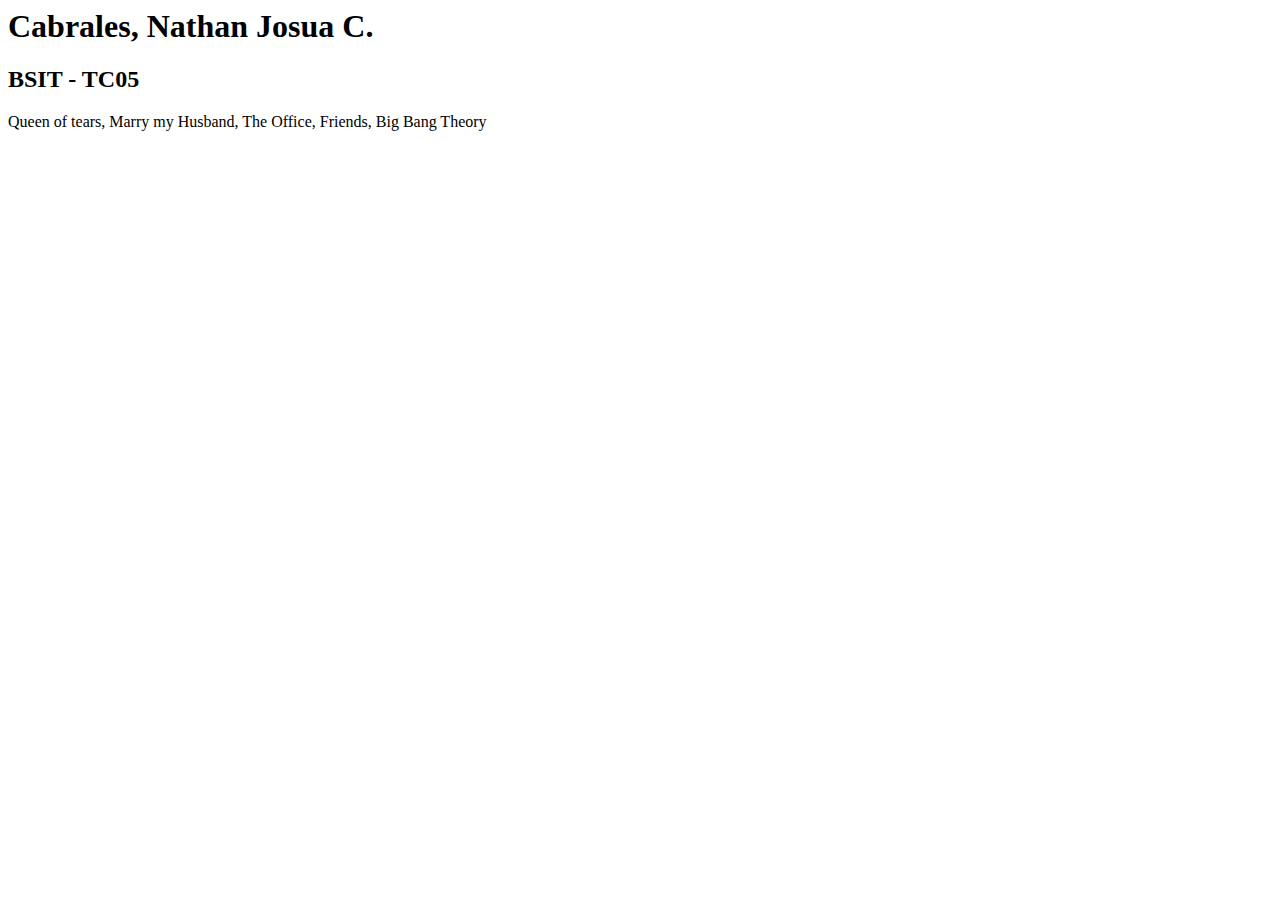
<file: index.html>
<html lang="en">
<head>
  <title>IT0043 - TC05</title>
</head>
<body>
  <h1>Cabrales, Nathan Josua C.</h1>
  <h2>BSIT - TC05</h2>
  <p>Queen of tears, Marry my Husband, The Office, Friends, Big Bang Theory</p>
</body>
</html>
</file>
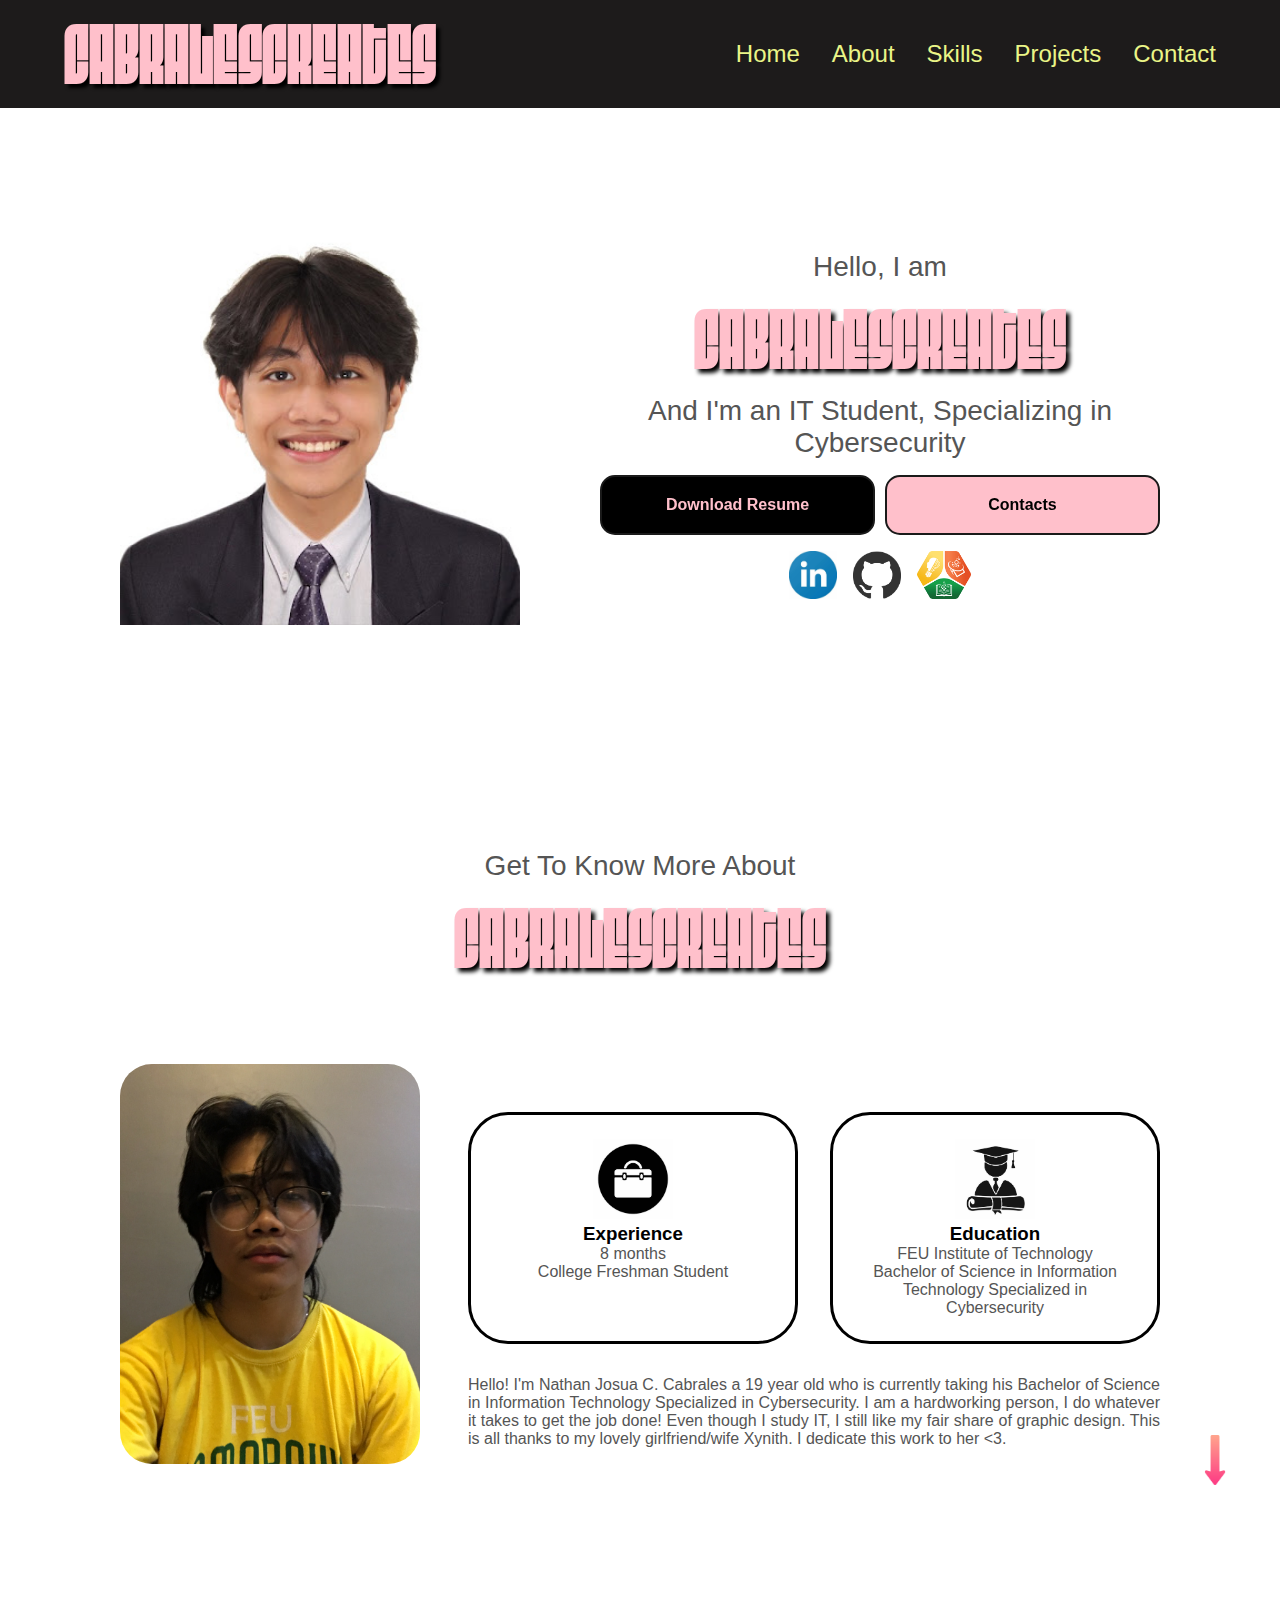
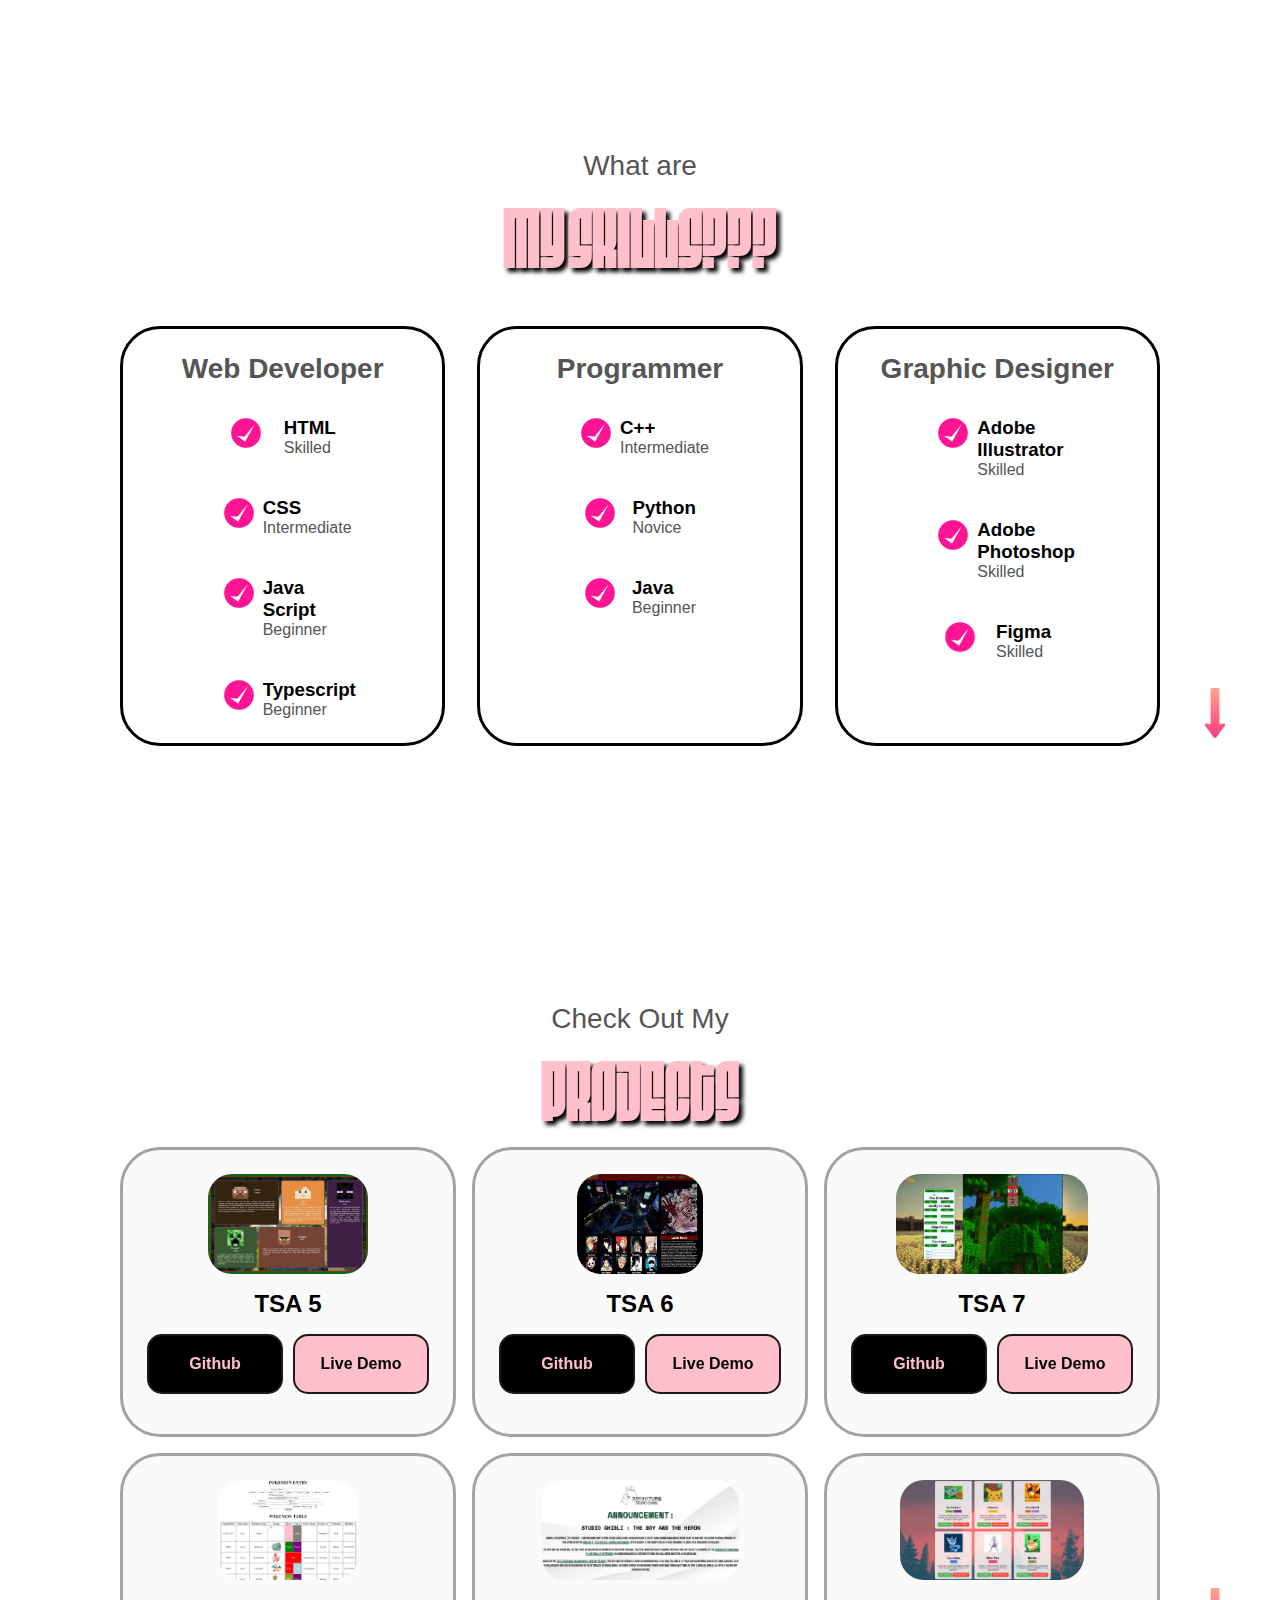
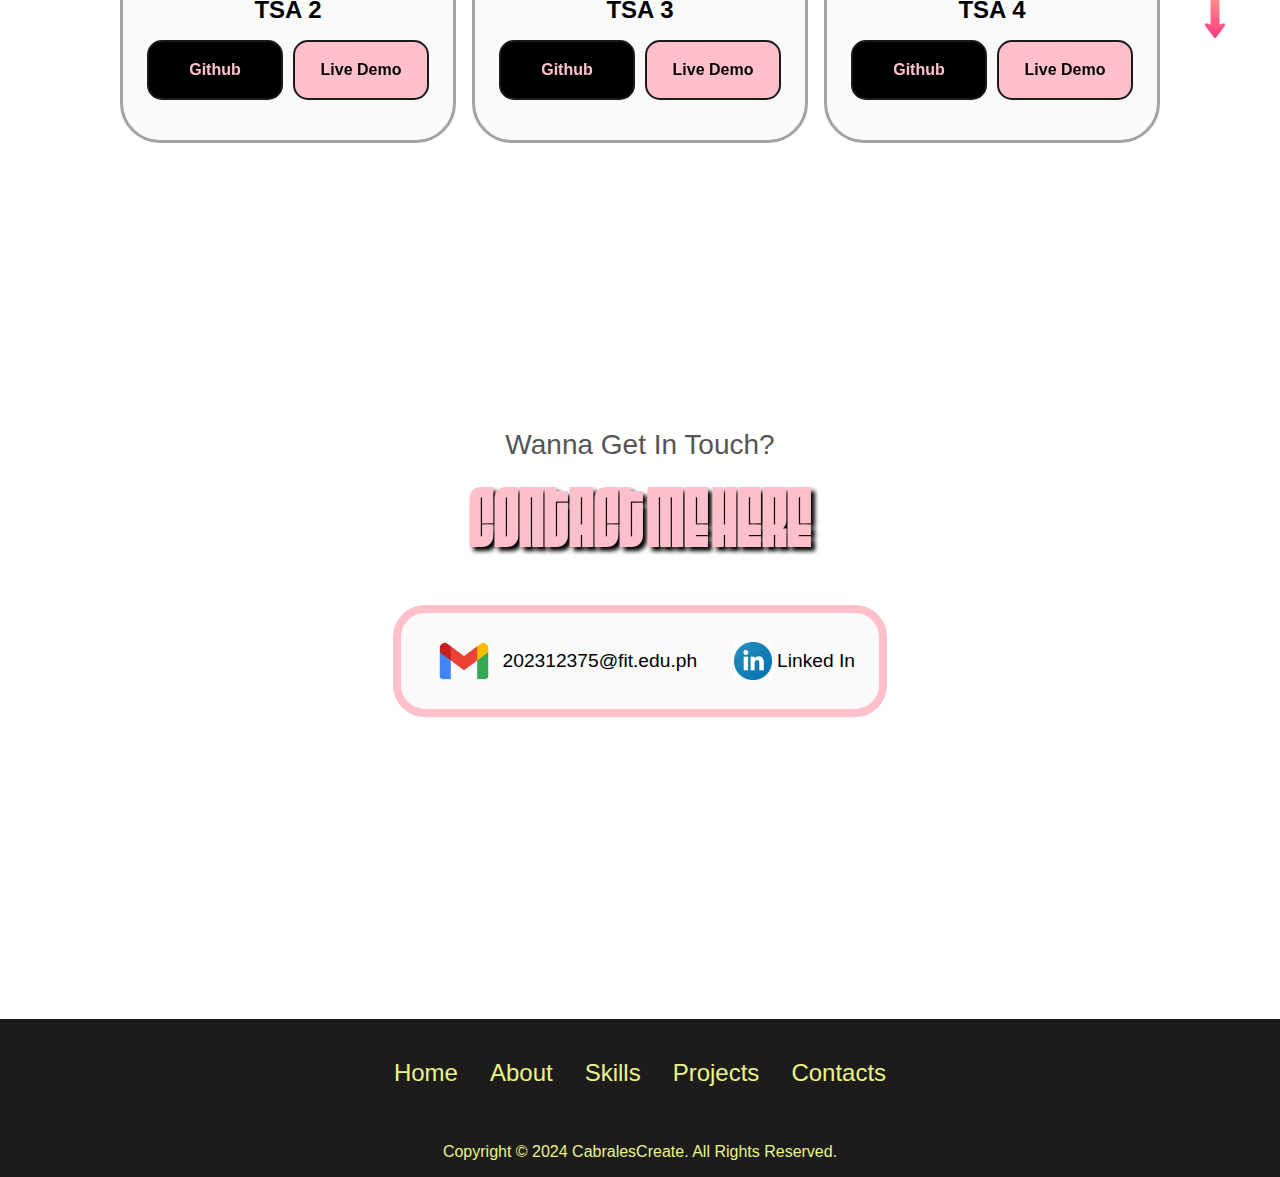
<file: FINALS/CABRALES_FINALS.html>
<!DOCTYPE html>
<html lang="en">
  <head>
    <meta charset="UTF-8" />
    <meta name="viewport" content="width=device-width, initial-scale=1.0" />
    <title>CabralesCreates</title>
    <!--================== CSS ====================-->
    <link rel="stylesheet" href="CABRALES_FINALS.css" />
    <link rel="stylesheet" href="CABRALES_MEDIAQUERIES.css" />
  </head>
  <body>
    <!--================== NAV ====================-->
    <nav id="desktop-nav">
      <div class="logo">CabralesCreates</div>
      <div>
        <ul class="nav-links">
          <li><a href="#home">Home</a></li>
          <li><a href="#about">About</a></li>
          <li><a href="#skills">Skills</a></li>
          <li><a href="#projects">Projects</a></li>
          <li><a href="#contact">Contact</a></li>
        </ul>
      </div>
    </nav>
    <nav id="hamburger-nav">
      <div class="logo">CabralesCreates</div>
      <div class="hamburger-menu">
        <div class="hamburger-icon" onclick="toggleMenu()">
          <span></span>
          <span></span>
          <span></span>
        </div>
        <div class="menu-links">
          <li><a href="#home" onclick="toggleMenu()">Home</a></li>
          <li><a href="#about" onclick="toggleMenu()">About</a></li>
          <li><a href="#projects" onclick="toggleMenu()">Projects</a></li>
          <li><a href="#contact" onclick="toggleMenu()">Contact</a></li>
        </div>
      </div>
    </nav>

    <!--================== HOME ====================-->

    <section id="home">
      <div class="section-containerimg">
        <img src="./assets/Graphics/myface.jpg" alt="Profile Picture"/>
      </div>
      <div class="section-text">
        <p class="section-p1">Hello, I am</p>
        <h1 class="title">CabralesCreates</h1>
        <p class="section-p2">And I'm an IT Student, Specializing in Cybersecurity</p>
        <div class="btn-container">
          <button class="btn-color-2" onclick="window.open('./assets/Graphics/RESUME.pdf')">
            Download Resume
          </button>
          <button class="btn-color-1" onclick="location.href='./#contact'">
            Contacts
          </button>
        </div>
        <div id="socials-container">
          <img
            src="./assets/Graphics/linked-in-logo.jpg"
            alt="linkedin"
            class="icons"
            onclick="location.href='https://www.linkedin.com/in/nathan-josua-cabrales-2344652b5/'"
          />
          <img
            src="./assets/Graphics/GitHub_logo.png"
            alt="github"
            class="icons"
            onclick="location.href='https://github.com/INB-Nathan'"
          />
          <img
            src="./assets/Graphics/briefcase.png"
            alt="briefcase"
            class="icons"
            onclick="location.href='https://edith.feutech.edu.ph/briefcase/profile'"
          />
        </div>
      </div>
    </section>

    <section id="about">
      <p class="section-p1">
        Get To Know More About
    </p>
    <h1 class ="title">
       CABRALESCREATES
    </h1>
        <div class="section-container">
            <div class="section-pic-container">
                <img src="./assets/Graphics/CabralesCreates.JPG" alt="Profile Picture" class="about-pic">
            </div>
            <div class="about-details-container">
                <div class="about-containers">
                    <div class="details-container">
                        <img src="./assets/Graphics/experience.jpg" alt="experience"
                        class="icon">
                        <h3>Experience</h3>
                        <p>8 months <br/> College Freshman Student</p>
                    </div>
                    <div class="details-container">
                        <img src="./assets/Graphics/education.jpg" alt="education"
                        class="icon">
                        <h3>Education</h3>
                        <p>FEU Institute of Technology <br/> Bachelor of Science in Information Technology Specialized in Cybersecurity</p>
                    </div>
                </div>
                <div class="text-container">
                    <p>Hello! I'm Nathan Josua C. Cabrales a 19 year old who is currently taking his Bachelor of Science in Information Technology Specialized in Cybersecurity. I am a hardworking person, I do whatever it takes to get the job done! Even though I study IT, I still like my fair share of graphic design. This is all thanks to my lovely girlfriend/wife Xynith. I dedicate this work to her <3. </p>
                </div>
            </div>
        </div>
        <img src="./assets/Graphics/arrowdown.png" alt="arrow" class="icon-arrow" onclick="location.href='#skills'">
    </section>

    <!--================== Skills ====================-->

    <section id="skills">
      <p class="section-p1">
        What are
      </p>
      <h1 class="title">
        My Skills???
      </h1>
      <div class="skills-details-container">
        <div class="about-containers">
          <div class="details-container">
            <h2 class="skills-subtitle">Web Developer</h2>
            <div class="article-container">
              <article>
                <img src="./assets/Graphics/checkmark.png" alt="checkmark.icon" class="checkmark">
                <div>
                  <h3>HTML</h3>
                  <p>Skilled</p>
                </div>
              </article>
              <article>
                <img src="./assets/Graphics/checkmark.png" alt="checkmark.icon" class="checkmark">
                <div>
                  <h3>CSS</h3>
                  <p>Intermediate</p>
                </div>
              </article>
              <article>
                <img src="./assets/Graphics/checkmark.png" alt="checkmark.icon" class="checkmark">
                <div>
                  <h3>Java Script</h3>
                  <p>Beginner</p>
                </div>
              </article>
              <article>
                <img src="./assets/Graphics/checkmark.png" alt="checkmark.icon" class="checkmark">
                <div>
                  <h3>Typescript</h3>
                  <p>Beginner</p>
                </div>
              </article>
            </div>
          </div>
          <div class="details-container">
            <h2 class="skills-subtitle">
              Programmer</h2>
            <div class="article-container">
              <article>
                <img src="./assets/Graphics/checkmark.png" alt="checkmark.icon" class="checkmark">
                <div>
                  <h3>C++</h3>
                  <p>Intermediate</p>
                </div>
              </article>
              <article>
                <img src="./assets/Graphics/checkmark.png" alt="checkmark.icon" class="checkmark">
                <div>
                  <h3>Python</h3>
                  <p>Novice</p>
                </div>
              </article>
              <article>
                <img src="./assets/Graphics/checkmark.png" alt="checkmark.icon" class="checkmark">
                <div>
                  <h3>Java</h3>
                  <p>Beginner</p>
                </div>
              </article>
            </div>
          </div>
          <div class="details-container">
            <h2 class="skills-subtitle">
              Graphic Designer</h2>
            <div class="article-container">
              <article>
                <img src="./assets/Graphics/checkmark.png" alt="checkmark.icon" class="checkmark">
                <div>
                  <h3>Adobe Illustrator</h3>
                  <p>Skilled</p>
                </div>
              </article>
              <article>
                <img src="./assets/Graphics/checkmark.png" alt="checkmark.icon" class="checkmark">
                <div>
                  <h3>Adobe Photoshop</h3>
                  <p>Skilled</p>
                </div>
              </article>
              <article>
                <img src="./assets/Graphics/checkmark.png" alt="checkmark.icon" class="checkmark">
                <div>
                  <h3>Figma</h3>
                  <p>Skilled</p>
                </div>
              </article>
            </div>
          </div>
        </div>
      </div>
      <img src="./assets/Graphics/arrowdown.png" alt="arrow" class="icon-arrow" onclick="location.href='#projects'">
    </section>


    <!--================== Projects ====================-->
    <section id="projects">
      <p class="section-p1">
        Check Out My
      </p>
      <h1 class="title">
        Projects
      </h1>
      <div class="experience-details-container">
        <div class="about-containers2">
        <div class="details-container color-container">
          <div class="article-container">
            <img src="./assets/Graphics/TSA2.png" alt="TSA2" class="project-img">
          </div>
          <h2 class="experience-subtitle project-title">
            TSA 2
          </h2>
          <div class="btn-container">
            <button class="btn-color-2" onclick="location.href='https://github.com/INB-Nathan/it0043tc05/tree/main/TSA2'">Github</button>
            <button class="btn-color-1" onclick="location.href='https://inb-nathan.github.io/it0043tc05/TSA2/CABRALES_TSA2.html'">Live Demo</button>
          </div>
        </div>
        <div class="details-container color-container">
          <div class="article-container">
            <img src="./assets/Graphics/TSA3.jpeg" alt="TSA3" class="project-img">
          </div>
          <h2 class="experience-subtitle project-title">
            TSA 3
          </h2>
          <div class="btn-container">
            <button class="btn-color-2" onclick="location.href='https://github.com/INB-Nathan/it0043tc05/tree/main/TSA3'">Github</button>
            <button class="btn-color-1" onclick="location.href='https://inb-nathan.github.io/it0043tc05/TSA3/cabrales_tsa3.html'">Live Demo</button>
          </div>
        </div>
        <div class="details-container color-container">
          <div class="article-container">
            <img src="./assets/Graphics/TSA4.jpeg" alt="TS4" class="project-img">
          </div>
          <h2 class="experience-subtitle project-title">
            TSA 4
          </h2>
          <div class="btn-container">
            <button class="btn-color-2" onclick="location.href='https://github.com/INB-Nathan/it0043tc05/tree/main/TSA4'">Github</button>
            <button class="btn-color-1" onclick="location.href='https://inb-nathan.github.io/it0043tc05/TSA4/CABRALES_NATHAN-JOSUA_TSA4.html'">Live Demo</button>
          </div>
        </div>
        <div class="details-container color-container">
          <div class="article-container">
            <img src="./assets/Graphics/TSA5.jpeg" alt="TSA5" class="project-img">
          </div>
          <h2 class="experience-subtitle project-title">
            TSA 5
          </h2>
          <div class="btn-container">
            <button class="btn-color-2" onclick="location.href='https://github.com/INB-Nathan/it0043tc05/tree/main/tsa5'">Github</button>
            <button class="btn-color-1" onclick="location.href='https://inb-nathan.github.io/it0043tc05/tsa5/CAMAMA_CABRALES-TSA5.html'">Live Demo</button>
          </div>
        </div>
        <div class="details-container color-container">
          <div class="article-container">
            <img src="./assets/Graphics/TSA6.jpeg" alt="TSA6" class="project-img">
          </div>
          <h2 class="experience-subtitle project-title">
            TSA 6
          </h2>
          <div class="btn-container">
            <button class="btn-color-2" onclick="location.href='https://github.com/INB-Nathan/it0043tc05/tree/main/TSA6'">Github</button>
            <button class="btn-color-1" onclick="location.href='https://inb-nathan.github.io/it0043tc05/TSA6/TSA-6_CABRALES.html'">Live Demo</button>
          </div>
        </div>
        <div class="details-container color-container">
          <div class="article-container">
            <img src="./assets/Graphics/TSA7.jpeg" alt="TSA7" class="project-img">
          </div>
          <h2 class="experience-subtitle project-title">
            TSA 7
          </h2>
          <div class="btn-container">
            <button class="btn-color-2" onclick="location.href='https://github.com/INB-Nathan/it0043tc05/tree/main/TSA7'">Github</button>
            <button class="btn-color-1" onclick="location.href='https://inb-nathan.github.io/it0043tc05/TSA7/CABRALES_CAMAMA_TSA-7.html'">Live Demo</button>
          </div>
        </div>
      </div>
    </div>
      <img src="./assets/Graphics/arrowdown.png" alt="arrow" class="icon-arrow" onclick="location.href='#contact'">
    </section>

    <!--================== Contacts ====================-->


    <br> <br> <br> <br> <br>
      <br> <br>
    <section id="contact">
      
      
      <p class="section-p1">
        Wanna Get In Touch?
      </p>
      <h1 class="title">
        Contact Me Here
      </h1>
      <div class="contact-info-upper-container">
        <div class="contact-info-container">
          <img src="./assets/Graphics/gmail.png" alt="GMAIL" class="email-icon">
          <p><a class="gangstervegas"href="mailto:202312375@fit.edu.ph">202312375@fit.edu.ph</a></p>
        </div>
        <div class="contact-info-container">
          <img src="./assets/Graphics/linked-in-logo.jpg" alt="LINKEDIN" class="email-icon">
          <p><a class="gangstervegas" href="https://www.linkedin.com/in/nathan-josua-cabrales-2344652b5/">Linked In</a></p>
        </div>
      </div>
    </section>

    <!--================== footer ====================-->
    <footer>
      <nav>
        <div class="nav-links-container">
          <ul class="nav-links">
            <li><a href="#home">Home</a></li>
            <li><a href="#about">About</a></li>
            <li><a href="#skills">Skills</a></li>
            <li><a href="#projects">Projects</a></li>
            <li><a href="#contacts">Contacts</a></li>
          </ul>
        </div>
      </nav>
      <p class="reserved">
        Copyright &#169; 2024 CabralesCreate. All Rights Reserved.
      </p>
    </footer>
    <!--=========== JAVA SCRIPT =============-->
    <script src="CABRALES_FINALS.js"></script>
  </body>
</html>
</file>
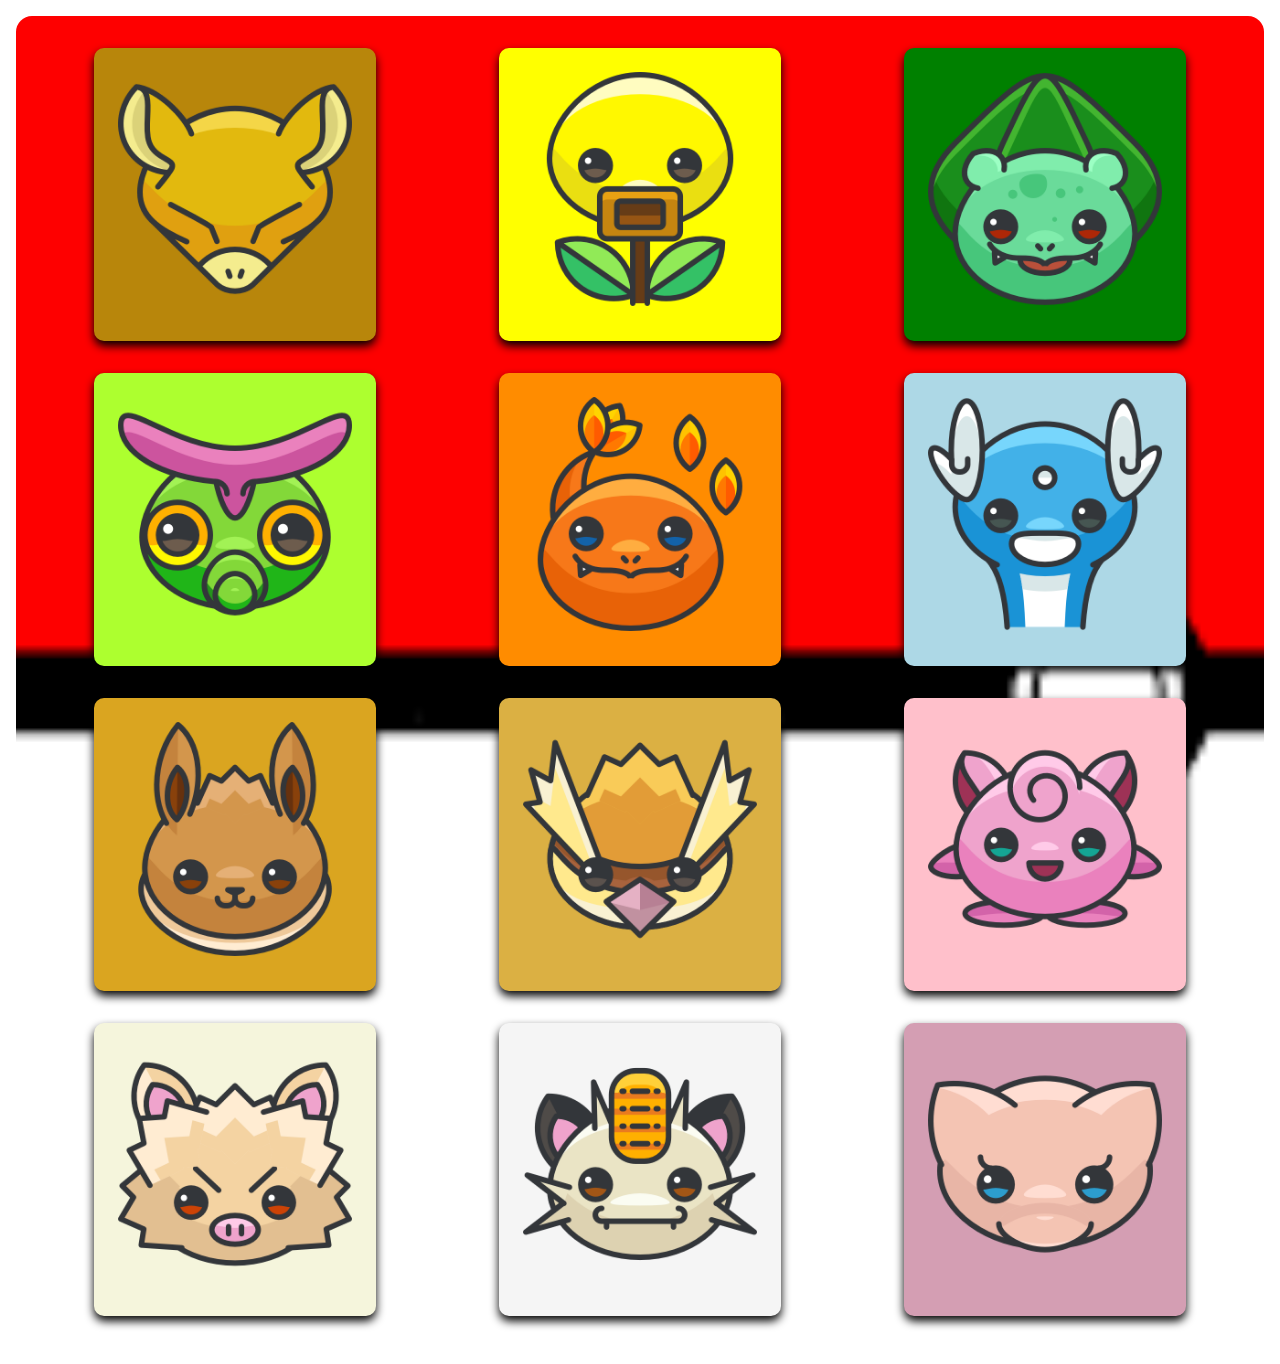
<file: MIDTERMS/CABRALES_MPE.html>
<!DOCTYPE html>
<html lang="en">
<head>
    <meta charset="UTF-8">
    <meta name="viewport" content="width=device-width, initial-scale=1.0">
    <link rel="stylesheet" href="icons.css">
    <title>MIDTERMS PRACTICAL EXAM</title>
</head>
<body>
    <div class="container">
        <div class="box" id="box1">
            <img class="img" src="abra.png">
            <p>ABRA</p>
            <img class="pokeball" src="pokeball.png">
        </div>
        <div class="box" id="box2">
            <img class="img" src="bellsprout.png">
            <p>BELLSPROUT</p>
            <img class="pokeball" src="pokeball.png">
        </div>
        <div class="box" id="box3">
            <img class="img" src="bullbasaur.png">
            <p>BULLBASAUR</p>
            <img class="pokeball" src="pokeball.png">
        </div>
        <div class="box" id="box4">
            <img class="img" src="caterpie.png">
            <p>CATERPIE</p>
            <img class="pokeball" src="pokeball.png">
        </div>
        <div class="box" id="box5">
            <img class="img" src="charmander1.png">
            <p>CHARMANDER</p>
            <img class="pokeball" src="pokeball.png">
        </div>
        <div class="box" id="box6">
            <img class="img" src="dratini.png">
            <p>DRATINI</p>
            <img class="pokeball" src="pokeball.png">
        </div>
        <div class="box" id="box7">
            <img class="img" src="eevee.png">
            <p>EEVEE</p>
            <img class="pokeball" src="pokeball.png">
        </div>
        <div class="box" id="box8">
            <img class="img" src="pidgey.png">
            <p>PIDGEY</p>
            <img class="pokeball" src="pokeball.png">
        </div>
        <div class="box" id="box9">
            <img class="img" src="jigglypuff.png">
            <p>JIGGLYPUFF</p>
            <img class="pokeball" src="pokeball.png">
        </div>
        <div class="box" id="box10">
            <img class="img" src="mankey.png">
            <p>MANKEY</p>
            <img class="pokeball" src="pokeball.png">
        </div>
        <div class="box" id="box11">
            <img class="img" src="meowth.png">
            <p>MEOWTH</p>
            <img class="pokeball" src="pokeball.png">
        </div>
        <div class="box" id="box12">
            <img class="img" src="mew.png">
            <p>MEW</p>
            <img class="pokeball" src="pokeball.png">
        </div>
    </div>
</body>
</html>
</file>
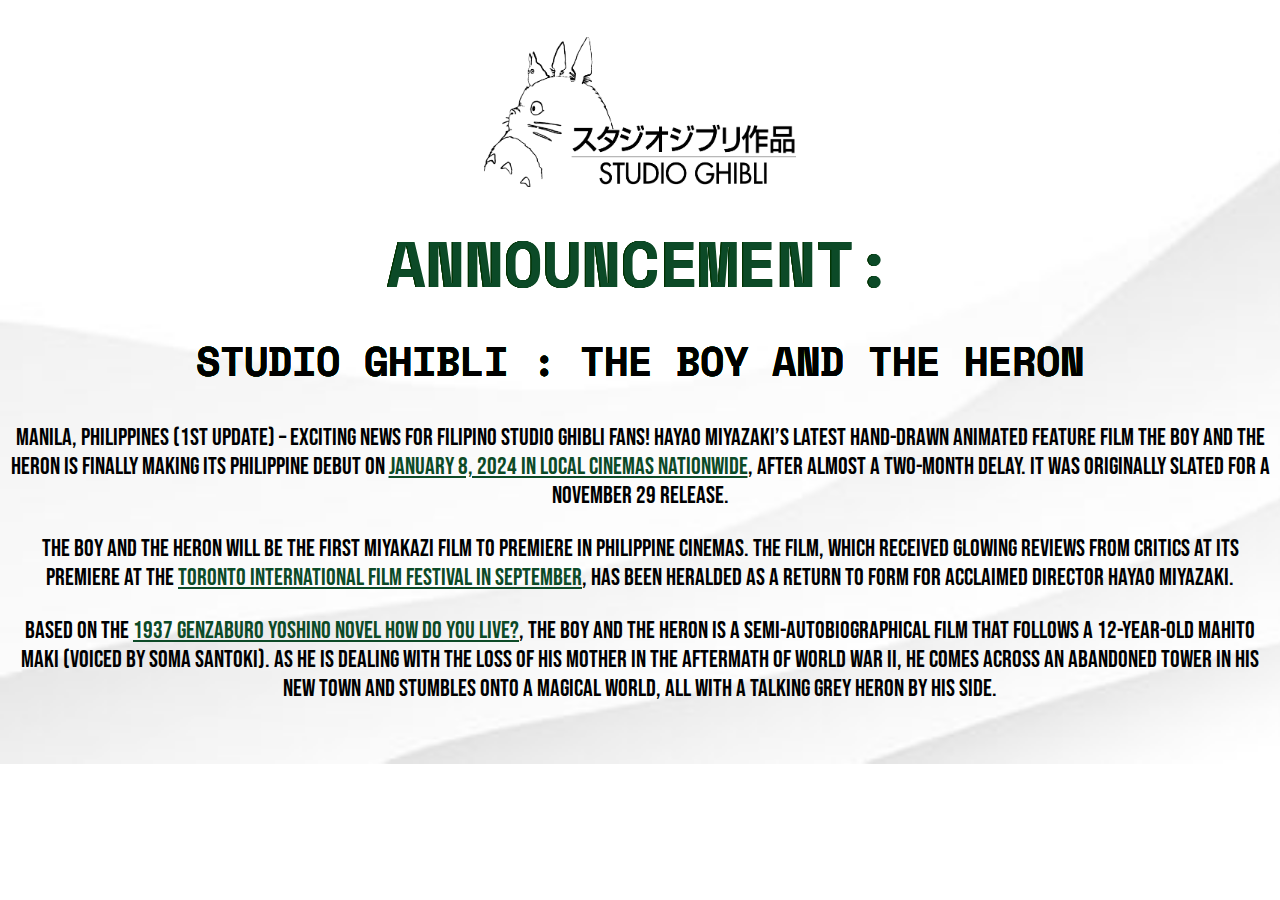
<file: TSA3/cabrales_tsa3.html>
<!DOCTYPE html>
<html lang="en">
<head>
    <meta charset="UTF-8">
    <meta name="viewport" content="width=device-width, initial-scale=1.0">
    <title>CSS TSA3</title>
    <link rel="stylesheet" href="T3.css">
</head>
<body>
    <br>  
    <div>
        <img src="Studio-Ghibli-Logo-Vector.svg-.png" alt="Image">
    </div>
    
    <h1 class="heading">
        ANNOUNCEMENT:
    </h1>
    <h2 class="subheading">
        STUDIO GHIBLI : THE BOY AND THE HERON
    </h2>
    <p>
        MANILA, Philippines (1st UPDATE) – Exciting news for Filipino Studio Ghibli fans! Hayao Miyazaki’s latest hand-drawn animated feature film The Boy and the Heron is finally making its Philippine debut on <span class="span">January 8, 2024 in local cinemas nationwide</span>, after almost a two-month delay. It was originally slated for a November 29 release.
    </p>
    <p>
        The Boy and The Heron will be the first Miyakazi film to premiere in Philippine cinemas. The film, which received glowing reviews from critics at its premiere at the <span class="span">Toronto International Film Festival in September</span>, has been heralded as a return to form for acclaimed director Hayao Miyazaki.
    </p>
    <p>
        Based on the <span class= "span">1937 Genzaburo Yoshino novel How Do You Live?</span>, The Boy and the Heron is a semi-autobiographical film that follows a 12-year-old Mahito Maki (voiced by Soma Santoki). As he is dealing with the loss of his mother in the aftermath of World War II, he comes across an abandoned tower in his new town and stumbles onto a magical world, all with a talking grey heron by his side.
    </p>
    <br>
</body>
</html>
</file>
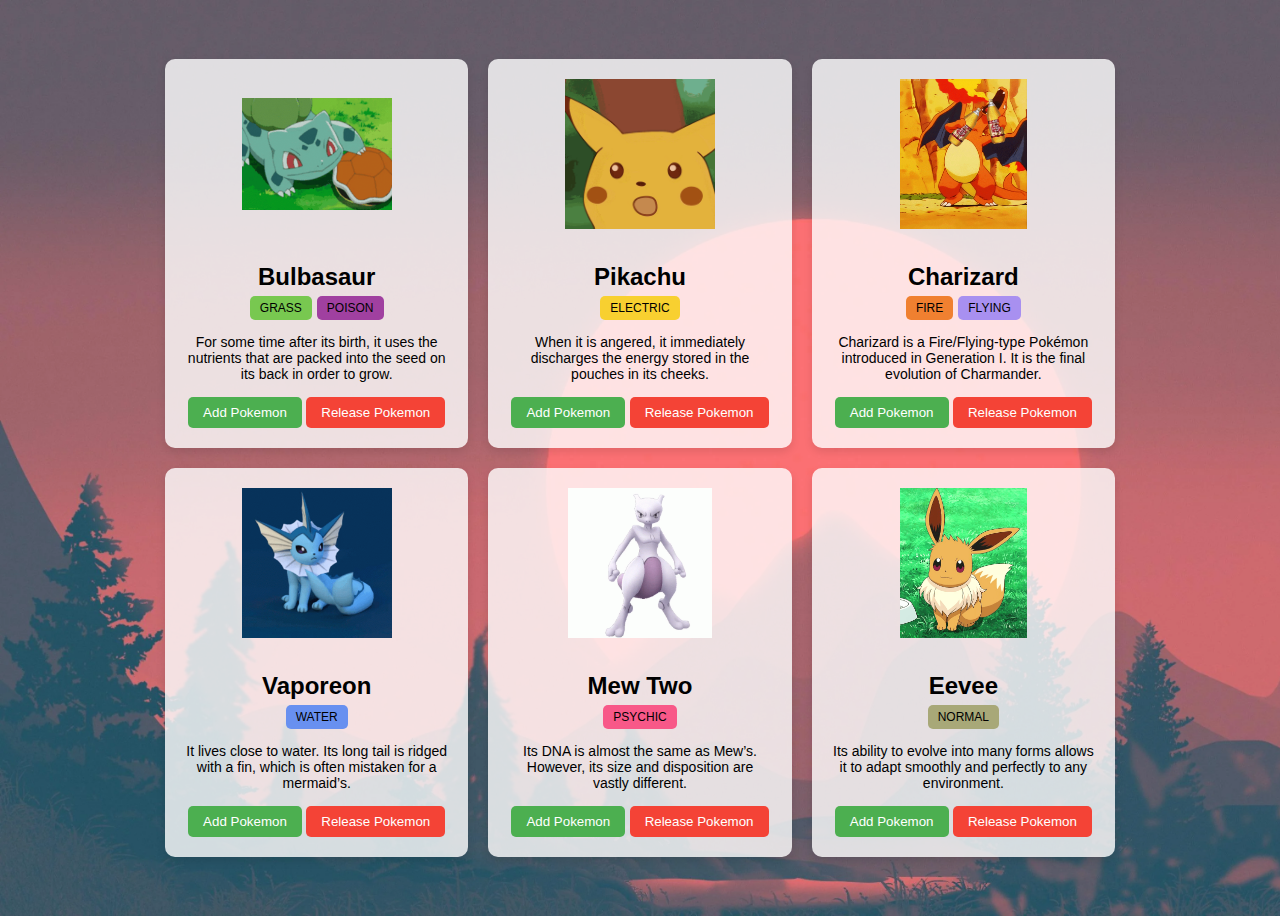
<file: TSA4/CABRALES_NATHAN-JOSUA_TSA4.html>
<!DOCTYPE html>
<html lang="en">
<head>
    <meta charset="UTF-8">
    <meta name="viewport" content="width=device-width, initial-scale=1.0">
    <title>Pokemon Cards</title>
    <link rel="stylesheet" href="progamer.css">
</head>
<body>
    <div class="container">
        <div class="card">
          <img src="bulbasaur.gif" alt="Bulbasaur">
          <h2>Bulbasaur</h2>
          <div class="types">
            <span class="type grass">Grass</span>
            <span class="type poison">Poison</span>
          </div>
          <p>For some time after its birth, it uses the nutrients that are packed into the seed on its back in order to grow.</p>
          <button class="add">Add Pokemon</button>
          <button class="release">Release Pokemon</button>
        </div>
        <div class="card">
            <img src="pikachu-shocked-face-stunned.gif" alt="Pikachu">
            <h2>Pikachu</h2>
            <div class="types">
              <span class="type electric">Electric</span>
            </div>
            <p>When it is angered, it immediately discharges the energy stored in the pouches in its cheeks.</p>
            <button class="add">Add Pokemon</button>
            <button class="release">Release Pokemon</button>
        </div>
        <div class="card">
            <img src="57c34943b9311236dbbe6a8c740230fa.gif" alt="Charizard">
            <h2>Charizard</h2>
            <div class="types">
              <span class="type fire">Fire</span>
              <span class="type flying">Flying</span>
            </div>
            <p>Charizard is a Fire/Flying-type Pokémon introduced in Generation I. It is the final evolution of Charmander.</p>
            <button class="add">Add Pokemon</button>
            <button class="release">Release Pokemon</button>
        </div>
        <div class="card">
            <img src="tenor.gif" alt="Vaporeon">
            <h2>Vaporeon</h2>
            <div class="types">
              <span class="type water">Water</span>
            </div>
            <p>It lives close to water. Its long tail is ridged with a fin, which is often mistaken for a mermaid’s.</p>
            <button class="add">Add Pokemon</button>
            <button class="release">Release Pokemon</button>
        </div>
        <div class="card">
            <img src="mewtwo-pokemon-go.gif" alt="Mew Two">
            <h2>Mew Two</h2>
            <div class="types">
              <span class="type psychic">Psychic</span>
            </div>
            <p>Its DNA is almost the same as Mew’s. However, its size and disposition are vastly different.</p>
            <button class="add">Add Pokemon</button>
            <button class="release">Release Pokemon</button>
        </div>
        <div class="card">
            <img src="91670.gif" alt="Eevee">
            <h2>Eevee</h2>
            <div class="types">
              <span class="type normal">Normal</span>
            </div>
            <p>Its ability to evolve into many forms allows it to adapt smoothly and perfectly to any environment.</p>
            <button class="add">Add Pokemon</button>
            <button class="release">Release Pokemon</button>
        </div>

    </div>
    

</body>
</html>
</file>
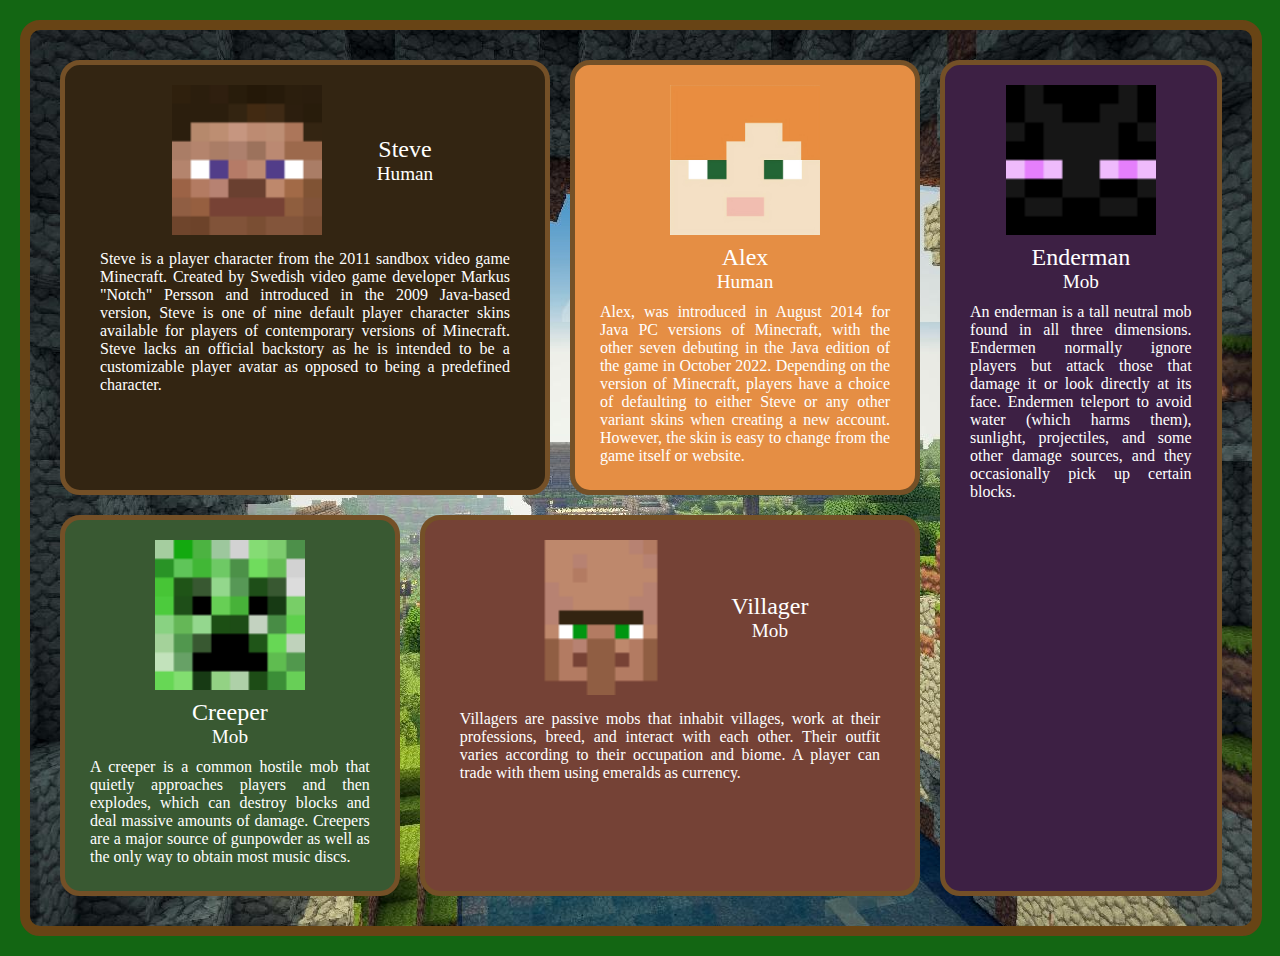
<file: tsa5/CAMAMA_CABRALES-TSA5.html>
<!DOCTYPE html>
<html lang="en">

<head>
    <meta charset="UTF-8">
    <meta name="viewport" content="width=device-width, initial-scale=1.0">
    <link rel="stylesheet" href="CAMAMA_CABRALES-TSA5.css">
    <title>Camama Cabrales TSA5 Minecraft</title>
</head>

<body>
    <div class="dbz-container">
        <div class="item" id="steve">
            <div class="details">
                <img src="steve.png" alt="Steve">
                <div class="name-race">
                    <p class="name">Steve</p>
                    <p class="race">Human</p>
                </div>
            </div>
            <p class="desc">Steve is a player character from the 2011 sandbox video game Minecraft. Created by Swedish
                video game developer Markus "Notch" Persson and introduced in the 2009 Java-based version, Steve is one
                of nine default player character skins available for players of contemporary versions of Minecraft.
                Steve lacks an official backstory as he is intended to be a customizable player avatar as opposed to
                being a predefined character.</p>
        </div>
        <div class="item" id="alex">
            <div class="details">
                <img src="alex.png" alt="alex">
                <div class="name-race">
                    <p class="name">Alex</p>
                    <p class="race">Human</p>
                </div>
            </div>
            <p class="desc">Alex, was introduced in August 2014 for Java PC versions of Minecraft, with the other seven
                debuting in the Java edition of the game in October 2022. Depending on the version of Minecraft, players
                have a choice of defaulting to either Steve or any other variant skins when creating a new account.
                However, the skin is easy to change from the game itself or website.</p>
        </div>
        <div class="item" id="creeper">
            <div class="details">
                <img src="creeper.png" alt="Creeper">
                <div class="name-race">
                    <p class="name">Creeper</p>
                    <p class="race">Mob</p>
                </div>
            </div>
            <p class="desc">A creeper is a common hostile mob that quietly approaches players and then explodes, which
                can destroy blocks and deal massive amounts of damage. Creepers are a major source of gunpowder as well
                as the only way to obtain most music discs.</p>
        </div>
        <div class="item" id="enderman">
            <div class="details">
                <img src="enderman.png" alt="Enderman">
                <div class="name-race">
                    <p class="name">Enderman</p>
                    <p class="race">Mob</p>
                </div>
            </div>
            <p class="desc">An enderman is a tall neutral mob found in all three dimensions. Endermen normally ignore
                players but attack those that damage it or look directly at its face. Endermen teleport to avoid water
                (which harms them), sunlight, projectiles, and some other damage sources, and they occasionally pick up
                certain blocks.</p>
        </div>
        <div class="item" id="villager">
            <div class="details">
                <img src="villager.png" alt="Villager">
                <div class="name-race">
                    <p class="name">Villager</p>
                    <p class="race">Mob</p>
                </div>
            </div>
            <p class="desc">Villagers are passive mobs that inhabit villages, work at their professions, breed, and
                interact with each other. Their outfit varies according to their occupation and biome. A player can
                trade with them using emeralds as currency.</p>
        </div>
    </div>

</body>

</html>
</file>
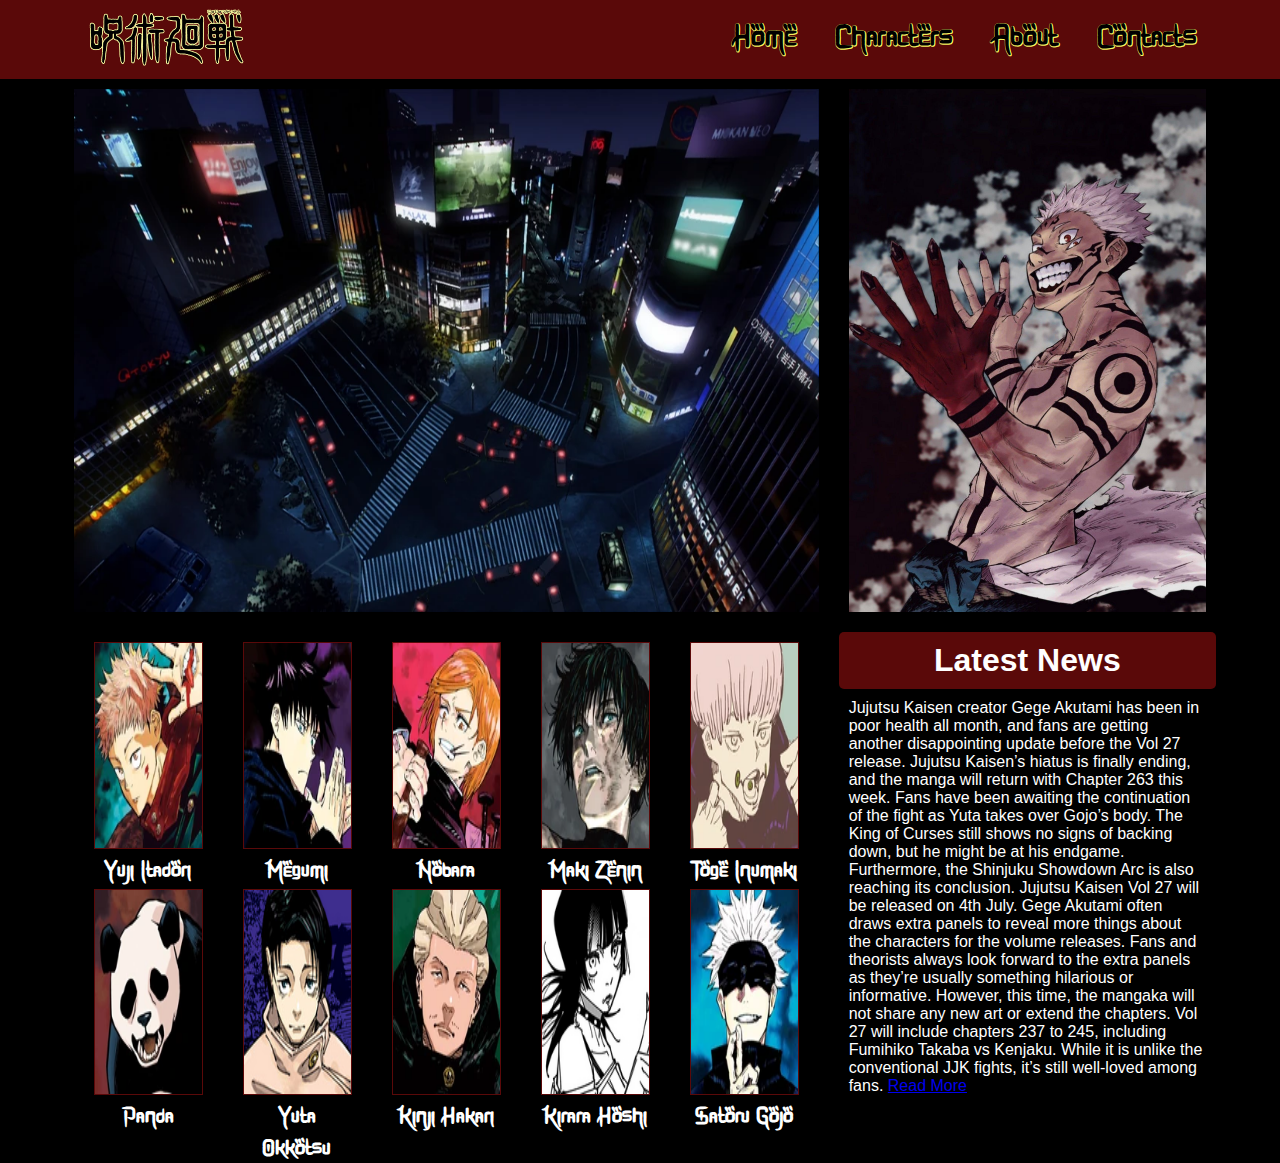
<file: TSA6/TSA-6_CABRALES.html>
<!DOCTYPE html>
<html lang="en">
  <head>
    <meta charset="UTF-8" />
    <meta name="viewport" content="width=device-width, initial-scale=1.0" />
    <title>TSA 6 Cabrales</title>
    <link rel="stylesheet" href="TSA-6_CABRALES.css" />
  </head>
  <body>
    <nav>
      <div class="container">
        <div class="logo">
          <img src="Jujutsu-Kaisen.png" alt="logo" class="logo1" />
        </div>
        <ul class="list">
          <li class="item">
            <a href="#" class="links">Home</a>
          </li>
          <li class="item">
            <a href="#" class="links">Characters</a>
          </li>
          <li class="item">
            <a href="#" class="links">About</a>
          </li>
          <li class="item">
            <a href="#" class="links">Contacts</a>
          </li>
        </ul>
      </div>
    </nav>
    <main>
      <div class="container">
        <div class="main">
          <img src="Shibuya_29.webp" alt="" class="main-pic" />
        </div>
        <div class="column-2">
          <img src="column-pic.jpg" alt="" class="topColumnPic" />
        </div>
        <div class="sub-container">
          <div class="sub1">
            <img src="YujiP.webp" alt="" id="box1" />
            <div class="name" id="yuji">Yuji Itadori</div>
          </div>
          <div class="sub2">
            <img src="MegumiP.webp" alt="" id="box2" />
            <div class="name" id="megumi">Megumi Fushiguro</div>
          </div>
          <div class="sub3">
            <img src="NobaraP.webp" alt="" id="box3" />
            <div class="name" id="nobara">Nobara Kugisaki</div>
          </div>
          <div class="sub4">
            <img src="MakiP_29.webp" alt="" id="box4" />
            <div class="name" id="maki">Maki Zenin</div>
          </div>
          <div class="sub5">
            <img src="TogeP_29.webp" alt="" id="box5" />
            <div class="name" id="toge">Toge Inumaki</div>
          </div>
          <div class="sub6">
            <img src="PandaP.webp" alt="" id="box6" />
            <div class="name" id="panda">Panda</div>
          </div>
          <div class="sub7">
            <img src="YutaOkkotsuP_29.png" alt="" id="box7" />
            <div class="name" id="yuta">Yuta Okkotsu</div>
          </div>
          <div class="sub8">
            <img src="KinjiHakariP.webp" alt="" id="box8" />
            <div class="name" id="kinji">Kinji Hakari</div>
          </div>
          <div class="sub9">
            <img src="KiraraHoshiP.png" alt="" id="box9" />
            <div class="name" id="kirara">Kirara Hoshi</div>
          </div>
          <div class="sub10">
            <img src="GojoP.webp" alt="" id="box10" />
            <div class="name" id="gojo">Satoru Gojo</div>
          </div>
        </div>
        <div class="column-3">
            <div class="bar">
                <h1>Latest News</h1>
            </div>
                <p class ="text">Jujutsu Kaisen creator Gege Akutami has been in poor health all month, and fans are getting another disappointing update before the Vol 27 release. Jujutsu Kaisen’s hiatus is finally ending, and the manga will return with Chapter 263 this week. Fans have been awaiting the continuation of the fight as Yuta takes over Gojo’s body. The King of Curses still shows no signs of backing down, but he might be at his endgame. Furthermore, the Shinjuku Showdown Arc is also reaching its conclusion.
                Jujutsu Kaisen Vol 27 will be released on 4th July. Gege Akutami often draws extra panels to reveal more things about the characters for the volume releases. Fans and theorists always look forward to the extra panels as they’re usually something hilarious or informative.
                However, this time, the mangaka will not share any new art or extend the chapters. Vol 27 will include chapters 237 to 245, including Fumihiko Takaba vs Kenjaku. While it is unlike the conventional JJK fights, it’s still well-loved among fans. <a href="https://www.dexerto.com/anime/jujutsu-kaisen-vol-27-gets-disappointing-update-about-gege-akutami-2804635/">Read More</a> </p> 
        </div>
      </div>
    </main>
  </body>
</html>
</file>
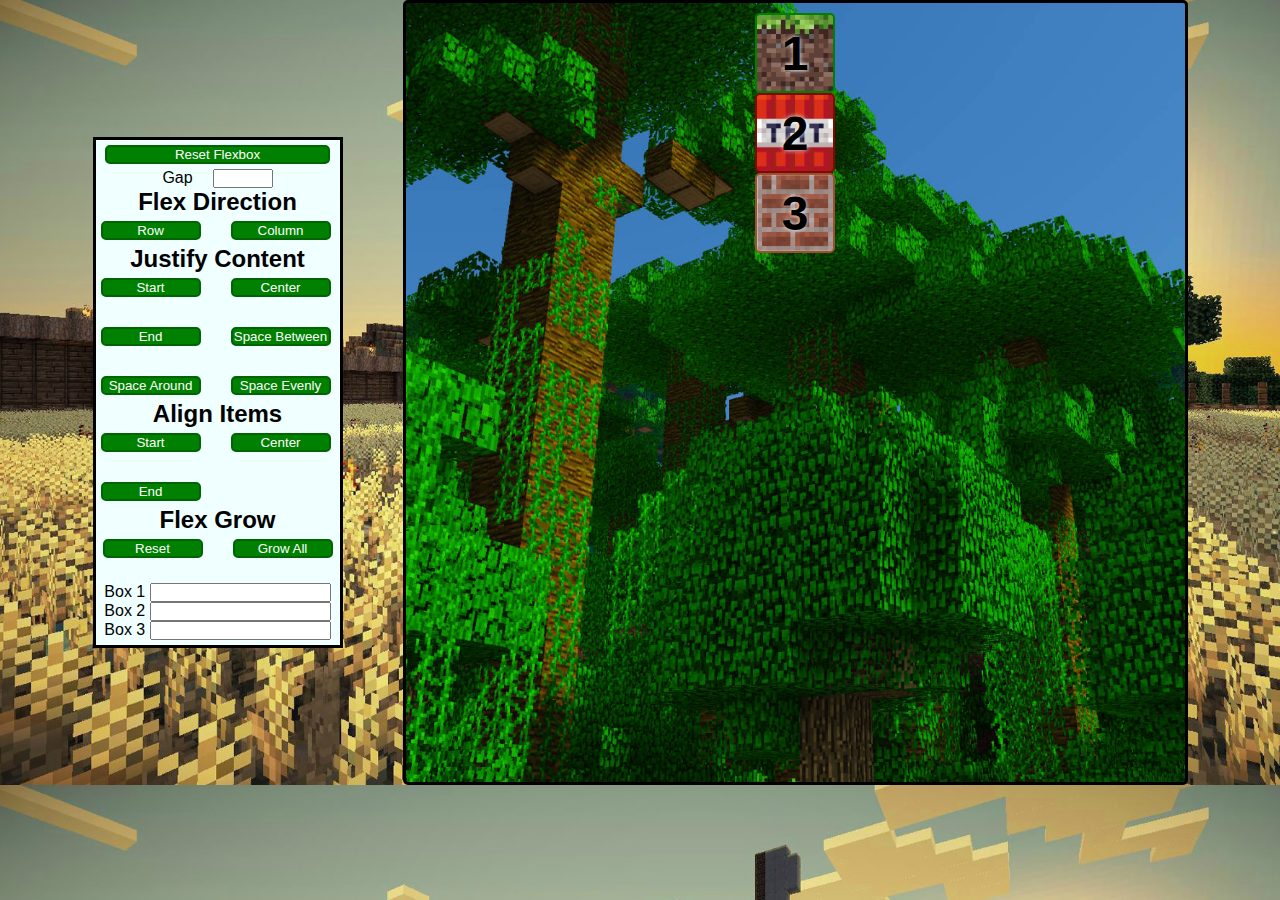
<file: TSA7/CABRALES_CAMAMA_TSA-7.html>
<!DOCTYPE html>
<html lang="en">

<head>
    <meta charset="UTF-8">
    <meta name="viewport" content="width=device-width, initial-scale=1.0">
    <link rel="stylesheet" href="CABRALES_CAMAMA_TSA-7.css">
    <title>CAMAMA_CABRALES-TSA7</title>
</head>

<body>
    <div id="menu">
        <button onclick="reset()" class="reset">Reset Flexbox</button>
        <div class="gap">
            <label for="inputgap">Gap</label>
            <input type="number" min="0" max="250" oninput="gap(this.value)">
        </div>
        <h2>Flex Direction</h2>
        <div class="flexdir">
            <button onclick="flexDir(1)">Row</button>
            <button onclick="flexDir(2)">Column</button>
        </div>
        <h2>Justify Content</h2>
        <div class="justifycon">
            <button onclick="justifyCon(1)">Start</button>
            <button onclick="justifyCon(2)">Center</button>
            <button onclick="justifyCon(3)">End</button>
            <button onclick="justifyCon(4)">Space Between</button>
            <button onclick="justifyCon(5)">Space Around</button>
            <button onclick="justifyCon(6)">Space Evenly</button>
        </div>
        <h2>Align Items</h2>
        <div class="alignitem">
            <button onclick="alignItems(1)">Start</button>
            <button onclick="alignItems(2)">Center</button>
            <button onclick="alignItems(3)">End</button>
        </div>
        <h2>Flex Grow</h2>
        <div class="flexgrow">
            <button onclick="flexGrow(1)">Reset</button>
            <button onclick="flexGrow(2)">Grow All</button>
            <div>
                <label for="grow1">Box 1</label>
                <input type="number" name="" id="grow1" oninput="boxOneGrow(this.value)">
                <br>
                <label for="grow2">Box 2</label>
                <input type="number" name="" id="grow2" oninput="boxTwoGrow(this.value)">
                <br>
                <label for="grow3">Box 3</label>
                <input type="number" name="" id="grow3" oninput="boxThreeGrow(this.value)">
            </div>
        </div>
    </div>
    <div id="container">
        <div id="item-1">
            1
        </div>
        <div id="item-2">
            2
        </div>
        <div id="item-3">
            3
        </div>
    </div>
    <script src="CABRALES_CAMAMA_TSA-7.js"></script>
</body>

</html>
</file>
<file: FINALS/CABRALES_FINALS.css>
/* ADD NEW FONTS */

@font-face {
  font-family: TITLE;
  src: url(./assets/Fonts/Fit\ Regular.ttf);
}

/* GENERAL */
* {
  margin: 0;
  padding: 0;
  box-sizing: border-box;
}

body {
  font-family: Arial, Helvetica, sans-serif;
}

html {
  scroll-behavior: smooth;
}

.logo {
  font-size: 5rem;
  font-weight: 10;
  text-align: center;
  font-family: "TITLE";
  color: pink;
  text-shadow: black 3.5px 3.5px 3.5px;
}

p {
  color: rgb(85, 85, 85);
}

/* TRANSITIONS */

a,
.btn {
  transition: all 0.3s ease;
}

/* DESKTOP NAV */

nav,
.nav-links {
  display: flex;
}

#desktop-nav {
  position: fixed;
  width: 100%;
  top: 0;
  right: 0;
  z-index: 1000;
  display: flex;
  align-items: center;
  justify-content: space-between;
  padding: 2rem 5%;
  background: var(black);
  transition: all 0.5s ease;
}

nav {
  justify-content: space-around;
  align-items: center;
  height: 12vh;
  background-color: rgb(29, 27, 27);
  backdrop-filter: blur(50px);
  transition: all 0.5s ease;
}

.nav-links {
  gap: 2rem;
  list-style: none;
  font-size: 1.5rem;
}

a {
  text-decoration: none;
  color: rgb(234, 245, 135);
  text-decoration-color: white;
}
a:hover {
  color: pink;
  text-decoration: underline;
  text-underline-offset: 0.5rem;
  text-decoration-color: pink;
}

/* HAMBURGER MENU */

#hamburger-nav {
  display: none;
  position: fixed;
  width: 100%;
  top: 0;
  right: 0;
  z-index: 1000;
  align-items: center;
  justify-content: space-between;
  padding: 2rem 5%;
  background: var(black);
  transition: all 0.5s ease;
}

.hamburger-menu {
  position: relative;
  display: inline-block;
}

.hamburger-icon {
  display: flex;
  flex-direction: column;
  justify-content: space-between;
  height: 24px;
  width: 30px;
  cursor: pointer;
}

.hamburger-icon span {
  width: 100%;
  height: 4px;
  background-color: rgb(234, 245, 135);
  transition: all 0.3s ease-in-out;
  border-radius: 2px;
}

.menu-links {
  position: absolute;
  top: 100%;
  right: 0;
  background-color: black;
  width: fit-content;
  max-height: 0;
  overflow: hidden;
  transition: all 0.3s ease-in-out;
}

.menu-links a {
  display: block;
  padding: 10px;
  text-align: center;
  font-size: 1rem;
  color: rgb(234, 245, 135);
  text-decoration: none;
  transition: all 0.3s ease-in-out;
}

.menu-links li {
  list-style: none;
}

.menu-links.open {
  max-height: 300px;
}

.hamburger.icon.open span:first-child {
  transform: rotate(45deg) translate (10px, 5px);
}

.hamburger.icon.open span:nth-child(2) {
  opacity: 0;
}

.hamburger.icon.open span:last-child {
  transform: rotate(-45deg) translate (10px, -5px);
}

.hamburger-icon span:first-child {
  transform: none;
}

.hamburger-icon span:nth-child(2) {
  opacity: 1;
}

.hamburger-icon span:last-child {
  transform: none;
}

/* SECTIONS */

section {
  padding-top: 25vh;
  height: 100vh;
  margin: 0 7.5rem;
  box-sizing: border-box;
  max-height: fit-content;
}

.section-container {
  display: flex;
}

/* HOME SECTION */

#home {
  display: flex;
  justify-content: center;
  gap: 5rem;
  height: 80vh;
}

.section-containerimg {
  display: flex;
  height: 400px;
  width: 400px;
  margin: auto 0;
}

.section-text {
  align-self: center;
  text-align: center;
}

.section-text p {
  font-weight: 10;
}

.section-p1 {
  text-align: center;
  font-size: 1.75rem;
  margin-bottom: 1rem;
}

.section-p2 {
  font-size: 1.75rem;
  margin-bottom: 1rem;
}

.title {
  font-size: 5rem;
  font-weight: 10;
  text-align: center;
  font-family: "TITLE";
  color: pink;
  text-shadow: black 4px 4px 4px;
  margin-bottom: 1rem;
}

.title:disabled {
  pointer-events: none;
}

.title:hover {
  transform: translateY(-2px);
  cursor: default;
}

#socials-container {
  display: flex;
  justify-content: center;
  gap: 1rem;
  margin-top: 1rem;
}
/* ICONS  */

.icons {
  cursor: pointer;
  height: 3rem;
}

.icons:disabled {
  pointer-events: none;
}

.icons:hover {
  box-shadow: rgba(0, 0, 0, 0.25) 0 8px 15px;
  transform: translateY(-2px);
}

.icons:active {
  box-shadow: none;
  transform: translateY(0);
}

/* buttons */

.btn-container {
  display: flex;
  padding: auto 10rem;
  margin-top: 1rem;
  gap: 10px;
  margin-bottom: 1rem;
}
.btn-color-1 {
  appearance: none;
  background-color: pink;
  border: 2px solid #1a1a1a;
  border-radius: 15px;
  box-sizing: border-box;
  color: black;
  cursor: pointer;
  display: inline-block;
  font-family: Roobert, -apple-system, BlinkMacSystemFont, "Segoe UI", Helvetica,
    Arial, sans-serif, "Apple Color Emoji", "Segoe UI Emoji", "Segoe UI Symbol";
  font-size: 16px;
  font-weight: 600;
  line-height: normal;
  margin: 0;
  min-height: 60px;
  min-width: 0;
  outline: none;
  padding: 16px 24px;
  text-align: center;
  text-decoration: none;
  transition: all 300ms cubic-bezier(0.23, 1, 0.32, 1);
  user-select: none;
  -webkit-user-select: none;
  touch-action: manipulation;
  width: 100%;
  will-change: transform;
}

.btn-color-1:disabled {
  pointer-events: none;
}

.btn-color-1:hover {
  box-shadow: rgba(0, 0, 0, 0.25) 0 8px 15px;
  transform: translateY(-2px);
}

.btn-color-1:active {
  box-shadow: none;
  transform: translateY(0);
}

.btn-color-2 {
  appearance: none;
  background-color: #000000;
  border: 2px solid #1a1a1a;
  border-radius: 15px;
  box-sizing: border-box;
  color: pink;
  cursor: pointer;
  display: inline-block;
  font-family: Roobert, -apple-system, BlinkMacSystemFont, "Segoe UI", Helvetica,
    Arial, sans-serif, "Apple Color Emoji", "Segoe UI Emoji", "Segoe UI Symbol";
  font-size: 16px;
  font-weight: 600;
  line-height: normal;
  margin: 0;
  min-height: 60px;
  min-width: 0;
  outline: none;
  padding: 16px 24px;
  text-align: center;
  text-decoration: none;
  transition: all 300ms cubic-bezier(0.23, 1, 0.32, 1);
  user-select: none;
  -webkit-user-select: none;
  touch-action: manipulation;
  width: 100%;
  will-change: transform;
}

.btn-color-2:disabled {
  pointer-events: none;
}

.btn-color-2:hover {
  box-shadow: rgba(0, 0, 0, 0.25) 0 8px 15px;
  transform: translateY(-2px);
}

.btn-color-2:active {
  box-shadow: none;
  transform: translateY(0);
}

/* ABOUT SECTION */

#about {
  position: relative;
}

.text-container {
    text-align: justify;
}

.about-containers {
  gap: 2rem;
  margin-bottom: 2rem;
  margin-top: 2rem;
}

.about-details-container {
  justify-content: center;
  flex-direction: column;
}

.about-containers,
.about-details-container {
  display: flex;
}

.about-pic {
  border-radius: 2rem;
  height: 400px;
}

.icon-arrow {
  position: absolute;
  right: -5rem;
  bottom: 2.5rem;
  height: 50px;
  width: fit-content;
}

.details-container {
  padding: 1.5rem;
  flex: 1;
  background: white;
  border-radius: 2.5rem;
  border: black 0.2rem solid;
  text-align: center;
}

.icon {
  height: 5rem;
}

.section-container {
  gap: 3rem;
  height: 80%;
}

.section-pic-container {
  height: 400px;
  width: 400px;
  margin: auto 0;
}

/* Experience */

#skills {
  position: relative;
}

.skills-subtitle {
  color: rgb(85, 85, 85);
  font-weight: 600;
  font-size: 1.75rem;
  margin-bottom: 2rem;
}

.skills-details-container {
  display: flex;
  justify-content: center;
  flex-direction: column;
}

.article-container {
  display: flex;
  text-align: initial;
  flex-wrap: wrap;
  flex-direction: row;
  gap: 2.5rem;
  justify-content: space-around;
}

article {
  display: flex;
  width: 7.5rem;
  justify-content: space-around;
  gap: 0.5rem;
}

article .icon {
  cursor: default;
}

.checkmark {
  height: 2rem;
}

/* PROJECTS SECTION */

#projects {
  position: relative;
}

.color-container {
  border-color: rgb(163, 163, 163);
  background: rgb(250, 250, 250);
}

.project-img {
  border-radius: 1.5rem;
  height: 100px;
  width: fit-content;
}

.project-title {
  margin: 1rem;
  color: black;
}

.details-containers2 {
  padding: 1rem;
  flex: 2;
  background: white;
  border-radius: 2rem;
  border: black 0.2rem solid;
  text-align: center;
}

.about-containers2 {
  gap: 1rem;
  margin-bottom: 1rem;
  margin-top: 1rem;
  display: flex;
  flex-wrap: wrap-reverse;
  justify-content: center;
}

/* CONTACT SECTION */

#contact {
  display: flex;
  justify-content: center;
  flex-direction: column;
  height: 70vh;
}

.contact-info-upper-container {
  display: flex;
  justify-content: center;
  border-radius: 2rem;
  border: rgb(53, 53, 53) 0.5rem solid;
  border-color: pink;
  background: rgb(250, 250, 250);
  margin: 2rem auto;
  padding: 0.5rem;
}

.contact-info-container {
  display: flex;
  align-items: center;
  justify-content: center;
  gap: 0rem;
  margin: 1rem;
}

.contact-info-container p {
  font-size: larger;
}

.contact-icon {
  cursor: default;
}

.email-icon {
  height: 3rem;
  width: fit-content;
  padding: 5px;
}

.gangstervegas {
    color: black;
}

/* FOOTER */

footer {
  margin-top: 30vh;
  
}

.reserved {
  background-color: rgb(29, 27, 27);
  color: rgb(234, 245, 135);
  text-align: center;
  padding: 1rem;
}
</file>
<file: FINALS/CABRALES_MEDIAQUERIES.css>
@media screen and (max-width: 1200px) {
  #desktop-nav {
    display: none;
  }
  #hamburger-nav {
    display: flex;
  }
  #skills,
  .skills-details-container {
    margin-top: 2rem;
  }
  #home,
  .section-container {
    display: block;
  }
  .icon-arrow {
    display: none;
  }
  section,
  .section-container {
    height: fit-content;
  }
  section {
    margin: 0 5%;
  }
  .section-containerimg {
    width: 275px;
    height: 275px;
    margin: 0 auto 2rem;
  }
  .about-containers {
    margin-top: 0px;
  }
}

@media screen and (max-width: 1400px) {
  #profile {
    height: 83vh;
    margin-bottom: 6rem;
  }
  .about-containers {
    flex-wrap: wrap;
  }
}

@media screen and (max-width: 600px) {
  #contacts,
  footer {
    height: 40vh;
  }
  #about {
    margin-top: 15vh;
  }
  #profile {
    height: 83vh;
  }
  article {
    font-size: 1rem;
  }
  footer,
  nav {
    height: fit-content;
    margin-bottom: 0rem;
  }
  .about-containers,
  .contact-info-upper-container,
  .btn-container {
    flex-wrap: wrap;
  }
  .contact-info-container {
    margin: 0;
  }
  .contact-info-container p,
  .nav-links li a {
    font-size: 1rem;
  }
  .skills-subtitle {
    font-size: 1.25rem;
  }
  .logo {
    font-size: 3rem;
  }
  .nav-links {
    flex-direction: column;
    gap: 0.5rem;
    text-align: center;
  }
  .section-containerimg {
    width: auto;
    height: 70vw;
    justify-content: center;
  }
  .section-pic-container {
    width: 372.63px;
  }
  .about-pic {
    align-self: center;
  }

  .section-p2 {
    font-size: 1.25rem;
  }
  .title {
    font-size: 4.5rem;
  }
  .text-container {
    text-align: justify;
  }

  .section-p1 {
    font-size: 1.5rem;
  }
}
</file>
<file: MIDTERMS/icons.css>
*{
    margin: 0;
    padding: 0;
    border: 0;
    font-family: Arial, Helvetica, sans-serif;
    box-sizing: border-box;
}
body{
    justify-content: center;
}
p{
    display: none;
    color: white;
    text-shadow: black 2px 2px 4px;
}
.pokeball{
    display:none;
    width:75px
}
.container{
    background-image: url("images.png");
    background-size: cover;
    justify-content: center;
    margin: 1rem;
    padding: 1rem;
    border-radius: 1rem;
    display:flex;
    text-align:center;
    justify-content: space-around;
    flex-wrap: wrap;
}
.box{
    width: auto;
    height: auto;
    box-shadow: black 0px 5px 10px;
    font-size: 3rem;
    padding: 1rem;
    text-align: center;
    font-weight: 700;
    border-radius: 10px;
    margin: 1rem 1rem;
}
img{
    width:250px;
    padding:0.5rem;
}

#box1{
    background: darkgoldenrod;
}
#box2{
    background: yellow;
}
#box3{
    background: green;
}
#box4{
    background: greenyellow;
}
#box5{
    background: darkorange;
}
#box6{
    background: lightblue;
}
#box7{
    background: goldenrod;
}
#box8{
    background: rgb(219, 176, 67);
}
#box9{
    background: pink;
}
#box10{
    background: beige;
}
#box11{
    background: whitesmoke;
}
#box12{
    background: rgb(212, 158, 179);
}
@media (max-width: 1135px){
    .container{
        flex-direction:column;
    }
    .box{
        display:flex;
        justify-content:space-between;
        align-items:center;
    }
    #box1:hover{
        background-image: url('images.jfif');
        background-size:cover;
        background-position:center;
        transition: ease-in;
        transition-duration: 0.25s;
    }
    #box2:hover{
        background-image: url('images.jfif');
        background-size:cover;
        background-position:center;
        transition: ease-in;
        transition-duration: 0.25s;
    }
    #box3:hover{
        background-image: url('images.jfif');
        background-size:cover;
        background-position:center;
        transition: ease-in;
        transition-duration: 0.25s;
    }
    #box4:hover{
        background-image: url('images.jfif');
        background-size:cover;
        background-position:center;
        transition: ease-in;
        transition-duration: 0.25s;
    }
    #box5:hover{
        background-image: url('images.jfif');
        background-size:cover;
        background-position:center;
        transition: ease-in;
        transition-duration: 0.25s;
    }
    #box6:hover{
        background-image: url('images.jfif');
        background-size:cover;
        background-position:center;
        transition: ease-in;
        transition-duration: 0.25s;
    }
    #box7:hover{
        background-image: url('images.jfif');
        background-size:cover;
        background-position:center;
        transition: ease-in;
        transition-duration: 0.25s;
    }
    #box8:hover{
        background-image: url('images.jfif');
        background-size:cover;
        background-position:center;
        transition: ease-in;
        transition-duration: 0.25s;
    }
    #box9:hover{
        background-image: url('images.jfif');
        background-size:cover;
        background-position:center;
        transition: ease-in;
        transition-duration: 0.25s;
    }
    #box10:hover{
        background-image: url('images.jfif');
        background-size:cover;
        background-position:center;
        transition: ease-in;
        transition-duration: 0.25s;
    }
    #box11:hover{
        background-image: url('images.jfif');
        background-size:cover;
        background-position:center;
        transition: ease-in;
        transition-duration: 0.25s;
    }
    #box12:hover{
        background-image: url('images.jfif');
        background-size:cover;
        background-position:center;
        transition: ease-in;
        transition-duration: 0.25s;
    }
    img{
        width: 90px;
    }
    p{
        display: inline-block;
        font-size: 2rem;
    }
    .pokeball{
        display:inline-block;
    }
    
}@media (max-width: 520px){
    .container{
        flex-direction:column;
    }
    .box{
        display:block;
        text-align:center;
    }
    img{
        width: 175px;
    }
    p{
        display:block;
    }
    .pokeball{
        display: none;
    }
}
</file>
<file: TSA3/T3.css>
@import url('https://fonts.googleapis.com/css2?family=Bebas+Neue&family=Cormorant+Garamond:ital,wght@0,300;0,400;0,500;0,600;0,700;1,300;1,400;1,500;1,600;1,700&family=Space+Mono:ital,wght@0,400;0,700;1,400;1,700&display=swap');

body{
    background-image: url(bg3.jpg);
    background-size: cover;
    background-repeat: no-repeat;
    text-align: center;
    font-family: "Bebas Neue", serif;
    font-style: normal;
    font-size: 1.5rem;
}
img{
    height: 150px;
    text-align: left;
}

.heading{
    font-family: "Space Mono", monospace;
    font-weight: 700;
    font-style: normal;
    color: rgb(12, 74, 39);
    font-size: 4rem;
    line-height: 80%;
    text-shadow: -0.5px -0.5px 0 rgb(0, 50, 0), -0.5px -0.5px 0 rgb(0, 50, 0), -0.5px -0.5px 0 rgb(0, 50, 0), -0.5px -0.5px 0 rgb(0, 50, 0);
}
.subheading{
    font-family: "Space Mono", monospace;
    font-weight: 600;
    font-style: normal;
    color: black;
    text-shadow: -0.5px -0.5px 0 rgb(0, 50, 0), -0.5px -0.5px 0 rgb(0, 50, 0), -0.5px -0.5px 0 rgb(0, 50, 0), -0.5px -0.5px 0 rgb(0, 50, 0);
    font-size: 2.5rem;
}
.span{
    color: rgb(12, 74, 39);
    text-decoration-line: underline;
    text-decoration-color: rgb(12, 74, 39);
}
</file>
<file: TSA4/progamer.css>
body {
    font-family: Arial, sans-serif;
    background-image: url("BACKGROUND.webp");
    background-size: cover; 
    display: flex;
    justify-content: center;
    align-items: center;
    min-height: 100vh;
  }

  .container {
    display: grid;
    grid-template-columns: repeat(3, 1fr);
    gap: 20px;
    width: 950px;
  }

  .card {
    background-color: rgba(255, 255, 255, 0.8);
    border-radius: 10px;
    padding: 20px;
    box-shadow: 0 4px 8px rgba(0, 0, 0, 0.1);
    text-align: center;
  }

  .card img {
    width: 150px;
    height: 150px;
    object-fit: contain;
    margin-bottom: 10px;
  }

  .card h2 {
    margin-bottom: 5px;
    font-weight: bold;
  }

  .types {
    display: flex;
    justify-content: center;
    gap: 5px;
    margin-bottom: 10px;
  }

  .type {
    padding: 5px 10px;
    border-radius: 5px;
    font-size: 12px;
    text-transform: uppercase;
  }

  .grass { background-color: #78C850; }
  .poison { background-color: #A040A0; }
  .fire { background-color: #F08030; }
  .water { background-color: #6890F0; }
  .electric { background-color: #F8D030; }
  .flying { background-color: #A890F0; }
  .psychic { background-color: #F85888; }
  .normal { background-color: #A8A878; }

  .card p {
    font-size: 14px;
    margin-bottom: 15px;
  }

  .card button {
    padding: 8px 15px;
    border: none;
    border-radius: 5px;
    cursor: pointer;
  }

  .add { background-color: #4CAF50; color: white; }
  .release { background-color: #f44336; color: white; }

  .card button:hover {
    opacity: 0.8;
  }
</file>
<file: tsa5/CAMAMA_CABRALES-TSA5.css>
* {
    padding: 0;
    margin: 0;
    box-sizing: border-box;
    font-family:Cambria, Cochin, Georgia, Times, 'Times New Roman', serif;
}

body{
    background-color: rgb(19, 102, 19);
}

.dbz-container {
    background-image: url("background.png");
    background-position: center;
    width: 97vw;
    border: 10px solid rgb(104, 68, 21);
    border-radius: 20px;
    margin: 20px;
    padding: 20px;
    display: grid;
}

.item {
    justify-content: start;
    align-items: center;
    border: 5px solid rgb(116, 80, 39);
    border-radius: 20px;
    padding: 20px;
    margin: 10px;
    color: white;
    display: flex;
    flex-direction: column;
}

img{
    width: 150px;
    padding: px;
}
.details{
    text-align: center;
}
.desc {
    padding: 5px;
    text-align: justify;
}

.name-race {
    padding: 5px;
    display: flex;
    flex-direction: column;
    align-items: center;
}
#steve .desc, #villager .desc{
    padding: 15px;
}
#steve .details, #villager .details{
    display: flex;
    justify-content: center;
    align-items: center;
    gap: 50px;
}
.name {
    font-size: 1.5rem;
}

.race {
    font-size: 1.2rem;
}

#steve {
    grid-column: 1 / span 2;
    grid-row: 1;
    background-color: rgba(51,37,18,255);
}

#alex{
    grid-column: 3;
    grid-row: 1;
    background-color: #e58e44;
}

#creeper{
    grid-column: 1;
    grid-row: 2;
    background-color: #395932;
}

#enderman{
    grid-column: 4;
    grid-row: 1 / 4;
    background-color: #3d2044;
}

#villager{
    grid-column: 2 / span 2;
    grid-row: 2;
    background-color: #754236;
}

@media (max-width: 1200px){
    .name-race{
        display: flex;
        flex-direction: column;
        align-items: center;
    }

    #steve {
        grid-column: 1;
        grid-row: 1;
    }
    
    #alex{
        grid-column: 2;
        grid-row: 1;
    }
    
    #creeper{
        grid-column: 1;
        grid-row: 2;
    }
    
    #enderman{
        grid-column: 2;
        grid-row: 2;
    }
    
    #villager{
        grid-column: 1 / span 2;
        grid-row: 3;
        display: inline-block;
    }
    #steve .details{
        display: flex;
        flex-direction: column;
        justify-content: center;
        align-items: center;
        gap: 0px;
    }
    #steve .desc{
        padding: 5px;
    }
}

@media (max-width: 800px){

    #steve {
        grid-column: 1;
        grid-row: 1;
        align-items: space-between;
    }
    
    #alex{
        grid-column: 1;
        grid-row: 2;
    }
    
    #creeper{
        grid-column: 1;
        grid-row: 3;
    }
    
    #enderman{
        grid-column: 1;
        grid-row: 4;
    }
    
    #villager{
        grid-column: 1;
        grid-row: 5;
    }

    #enderman .details, #creeper .details, #steve .details, #alex .details, #villager .details{
        display: flex;
        flex-direction: row;
        justify-content: center;
        align-items: center;
        gap: 30px;
        padding: 10px;
    }
    #villager .desc{
        padding: 5px;
    }
}
</file>
<file: TSA6/TSA-6_CABRALES.css>
@font-face {
  font-family: JJK;
  src: url('Jujutsu-Kaisen-1.ttf');
}

* {
  padding: 0;
  margin: 0;
  box-sizing: border-box;
  font-family: Arial, Helvetica, sans-serif;
}

body {
  background-color: black;
}

.container {
  width: 90vw;
  margin: 0 auto;
}

nav {
  height: fit-content;
  background-color: rgb(90, 9, 9);
  color: white;
}

nav .container {
  display: flex;
  justify-content: space-between;
}

.item {
  list-style: none;
  padding: 15px 0;
}

.links {
  color: black;
  font-size: 2rem;
  font-weight: bold;
  text-decoration: none;
  padding: 5px 20px;
  font-family: 'JJK';
  text-shadow: -0.5px -0.5px 0 #f8f662, 0.5px -0.5px 0 #f8f662, -0.5px 0.5px 0 #f8f662, 0.5px 0.5px 0 #f8f662;
}

.list {
  display: flex;
}

.logo1 {
  height: 75px;
  padding: 5px 5px;
}

main .container{
  display: grid;
  grid-template-columns: repeat(3, 1fr);
  gap: 10px;
}

.main{
  grid-column: 1/3;
  grid-row: 1/2;
}
.main-pic{
  width: 100%;
  height: 100%;
  padding: 10px;
}
.sub-container{
  grid-column: 1/3;
  grid-row: 2/3;
  display: grid;
  grid-template-columns: repeat(5, 1fr);
  padding: 10px;
}

.column-2{
  grid-column: 3/4;
  grid-row: 1/2;
}

.column-3{
  grid-column: 3/4;
  grid-row: 2/3;
}

.topColumnPic{
  width: 100%;
  height: 100%;
  padding: 10px;
}

#box1, #box2, #box3, #box4, #box5, #box6, #box7, #box8, #box9, #box10{
  background-color: rgb(90, 9, 9);
  padding: 1px;
  color: white;
  height: 100%;
  width: 100%;
}
.sub1{
  grid-column: 1/2;
  grid-row: 1/2;
  margin-bottom: 40px;
  margin-left: 20px;
  margin-right: 20px;
}
.sub2{
  grid-column: 2/3;
  grid-row: 1/2;
  margin-bottom: 40px;
  margin-left: 20px;
  margin-right: 20px;
}
.sub3{
  grid-column: 3/4;
  grid-row: 1/2;
  margin-bottom: 40px;
  margin-left: 20px;
  margin-right: 20px;
}
.sub4{
  grid-column: 4/5;
  grid-row: 1/2;
  margin-bottom: 40px;
  margin-left: 20px;
  margin-right: 20px;
}
.sub5{
  grid-column: 5/6;
  grid-row: 1/2;
  margin-bottom: 40px;
  margin-left: 20px;
  margin-right: 20px;
}
.sub6{
  grid-column: 1/2;
  grid-row: 2/3;
  margin-left: 20px;
  margin-right: 20px;
}
.sub7{
  grid-column: 2/3;
  grid-row: 2/3;
  margin-left: 20px;
  margin-right: 20px;
}
.sub8{
  grid-column: 3/4;
  grid-row: 2/3;
  margin-left: 20px;
  margin-right: 20px;
}
.sub9{
  grid-column: 4/5;
  grid-row: 2/3;
  margin-left: 20px;
  margin-right: 20px;
}
.sub10{
  grid-column: 5/6;
  grid-row: 2/3;
  margin-left: 20px;
  margin-right: 20px;
}

#box1:hover, #box2:hover, #box3:hover, #box4:hover, #box5:hover, #box6:hover, #box7:hover, #box8:hover, #box9:hover, #box10:hover{
  background-color: rgb(90, 9, 9);
  padding: 1px;
  color: white;
  transform: scale(1.1);
  transition: 0.5s;
}

#yuji, #megumi, #nobara, #maki, #toge, #panda, #yuta, #kinji, #kirara, #gojo{
  text-align: center;
  font-family: 'JJK';
  font-size: 1.5rem;
  font-weight: bold;
  color: white;
}

.bar{
  background-color: rgb(90, 9, 9);
  height: fit-content;
  color:white;
  text-align: center;
  padding: 10px;
  border-radius: 5px;
}

.text{
  padding: 10px;
  color:white;
}

@media (max-width: 1200px) {
  main .container {
    grid-template-columns: repeat(3, 1fr);
  }

  .text{
    padding: 0px;
  }
  #yuji, #megumi, #nobara, #maki, #toge, #panda, #yuta, #kinji, #kirara, #gojo{
    color:black;
  }
  .main {
    grid-column: 1/3;
    grid-row: 1/2;
  }

  .sub-container {
    grid-template-columns: repeat(5, 1fr);
  }
  .sub1{
    grid-column: 1/2;
    grid-row: 1/2;
    margin: 0px 0px 0px 0px;
  }
  .sub2{
    grid-column: 2/3;
    grid-row: 1/2;
    margin: 0px 0px 0px 0px;
  }
  .sub3{
    grid-column: 3/4;
    grid-row: 1/2;
    margin: 0px 0px 0px 0px;
  }
  .sub4{
    grid-column: 4/5;
    grid-row: 1/2;
    margin: 0px 0px 0px 0px;
  }
  .sub5{
    grid-column: 5/6;
    grid-row: 1/2;
    margin: 0px 0px 0px 0px;
  }
  .sub6{
    grid-column: 1/2;
    grid-row: 2/3;
    margin: 0px 0px 0px 0px;
  }
  .sub7{
    grid-column: 2/3;
    grid-row: 2/3;
    margin: 0px 0px 0px 0px;
  }
  .sub8{
    grid-column: 3/4;
    grid-row: 2/3;
    margin: 0px 0px 0px 0px;
  }
  .sub9{
    grid-column: 4/5;
    grid-row: 2/3;
    margin: 0px 0px 0px 0px;
  }
  .sub10{
    grid-column: 5/6;
    grid-row: 2/3;
    margin: 0px 0px 0px 0px;
  }
}

@media (max-width: 768px) {
  main .container {
    grid-template-columns: repeat(2, 1fr);
  }

  .text{
    padding: 0px;
  }
  #yuji, #megumi, #nobara, #maki, #toge, #panda, #yuta, #kinji, #kirara, #gojo{
    color:black;
  }
  .main {
    grid-column: 1/3;
    grid-row: 1/2;
  }

  .main-pic{
    display:none;
  }
  .sub-container {
    display: none;
  }
  .sub1{
    grid-column: 1/2;
    grid-row: 1/2;
    margin: 0px 0px 0px 0px;
  }
  .sub2{
    grid-column: 2/3;
    grid-row: 1/2;
    margin: 0px 0px 0px 0px;
  }
  .sub3{
    grid-column: 3/4;
    grid-row: 1/2;
    margin: 0px 0px 0px 0px;
  }
  .sub4{
    grid-column: 4/5;
    grid-row: 1/2;
    margin: 0px 0px 0px 0px;
  }
  .sub5{
    grid-column: 5/6;
    grid-row: 1/2;
    margin: 0px 0px 0px 0px;
  }
  .sub6{
    grid-column: 1/2;
    grid-row: 2/3;
    margin: 0px 0px 0px 0px;
  }
  .sub7{
    grid-column: 2/3;
    grid-row: 2/3;
    margin: 0px 0px 0px 0px;
  }
  .sub8{
    grid-column: 3/4;
    grid-row: 2/3;
    margin: 0px 0px 0px 0px;
  }
  .sub9{
    grid-column: 4/5;
    grid-row: 2/3;
    margin: 0px 0px 0px 0px;
  }
  .sub10{
    grid-column: 5/6;
    grid-row: 2/3;
    margin: 0px 0px 0px 0px;
  }
}
</file>
<file: TSA7/CABRALES_CAMAMA_TSA-7.css>
* {
    margin: 0;
    padding: 0;
    box-sizing: border-box;
    font-family: 'Segoe UI', Tahoma, Geneva, Verdana, sans-serif;
}

body {
    background-image: url(R.jfif);
    background-size: cover;
    display: grid;
    background-color: burlywood;
    justify-content: center;
    align-items: center;
    gap: 60px;
}

#menu {
    grid-column: 1;
    width: 250px;
    height:fit-content;
    background-color: azure;
    border: black 3px solid;
    align-content: center;
    text-align: center;
    padding-bottom: 5px;
}

#container {
    border: black 3px solid;
    background-image: url("realbg.jpg");
    background-size: cover;
    background-position: center;
    grid-column: 2;
    padding: 10px;
    border-radius: 5px;
    display: flex;
    flex-direction: column;
    justify-content: none;
    align-items: center;
    height: 785px;
    width: 785px;
    gap: 0px;
}

#item-1 {
    background: url("Dirt.png");
    background-size: contain;
    border: green 2px solid;
    font-size: 3rem;
    border-radius: 5px;
    width: 80px;
    height: 80px;
    text-align: center;
    font-weight: bold;
    align-content: center;
    flex-grow: 0;
    text-shadow: 0px 0px 5px #ffff;
}

#item-2 {
    background: url("tnt.jpg");
    background-size: contain;
    border: rgb(128, 9, 0) 2px solid;
    font-size: 3rem;
    border-radius: 5px;
    width: 80px;
    height: 80px;
    text-align: center;
    font-weight: bold;
    align-content: center;
    flex-grow: 0;
    text-shadow: 0px 0px 5px #ffff;
}

#item-3 {
    background: url("brick.jpg");
    background-size: contain;
    border: rgb(156, 80, 45) 2px solid;
    font-size: 3rem;
    border-radius: 5px;
    width: 80px;
    height: 80px;
    text-align: center;
    background-color: green;
    font-weight: bold;
    align-content: center;
    flex-grow: 0;
    text-shadow: 0px 0px 5px #ffff;
}

button{
    border: darkgreen 2px solid;
    color: white;
    background-color: green;
    border-radius: 5px;
    width: 100px;
    margin: 5px;
}

.reset{
    width: 225px;
}

.gap{
    display: flex;
    flex-wrap: wrap;
    gap: 20px;
    justify-content: center;
}

.flexdir{
    display: flex;
    flex-wrap: wrap;
    gap: 20px;
}

.justifycon{
    display: flex;
    flex-wrap: wrap;
    gap: 20px;
}

.alignitem{
    display: flex;
    flex-wrap: wrap;
    gap: 20px;
}

.flexgrow{
    display: flex;
    gap: 20px;
    flex-wrap: wrap;
    justify-content: center;
}
</file>
